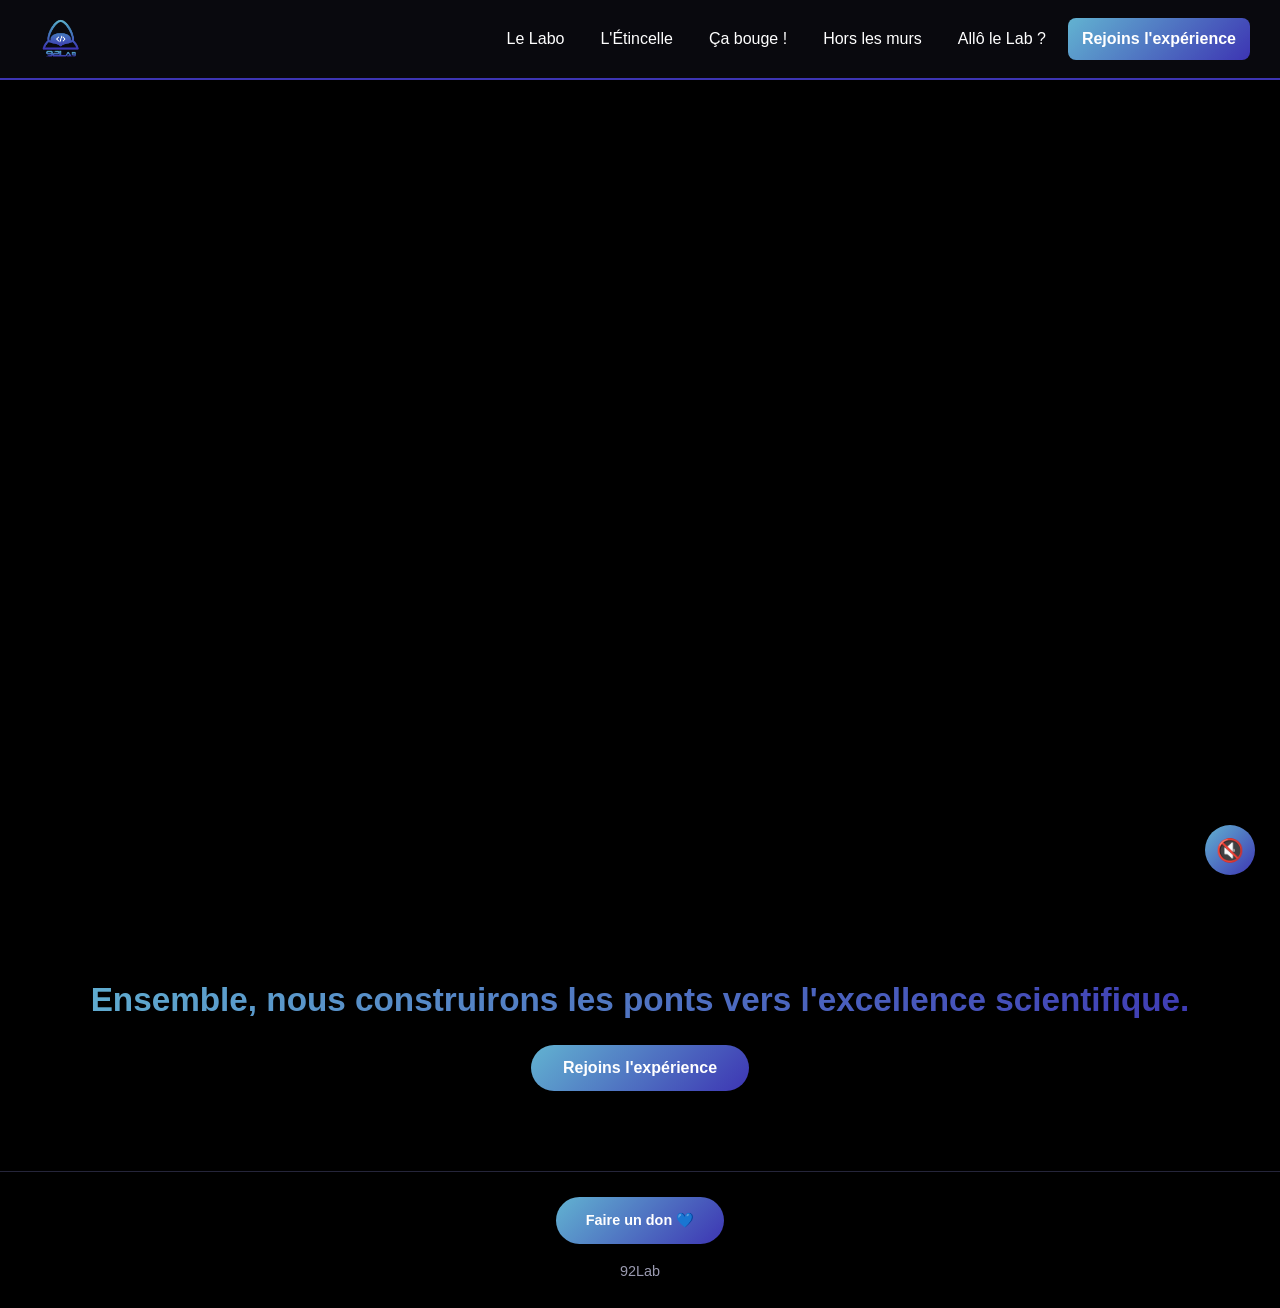
<file: index.html>
<!DOCTYPE html>
<html lang="fr">
<head>
  <meta charset="UTF-8">
  <meta name="viewport" content="width=device-width, initial-scale=1.0">
  <title>92Lab - On casse les codes</title>
  <meta name="description" content="92Lab, association de sciences et de technologies à Villeneuve-la-Garenne : ateliers, rencontres et projets pour les jeunes.">
  <meta property="og:title" content="92Lab">
  <meta property="og:description" content="92Lab, association de sciences et de technologies à Villeneuve-la-Garenne : ateliers, rencontres et projets pour les jeunes.">
  <meta property="og:image" content="images/logo.png">
  <link rel="icon" href="images/logo.png">
  <link rel="stylesheet" href="style.css">
</head>
<body>

  <header class="entete">
    <a href="index.html" class="logo">
      <img src="images/logo.png" alt="Logo 92Lab">
    </a>

    <button class="burger" type="button" aria-label="Ouvrir le menu" aria-expanded="false">
      <span></span><span></span><span></span>
    </button>

    <nav>
      <ul class="menu">
        <li>
          <a href="labo.html">Le Labo</a>
          <span class="sous-titre">Nos ateliers</span>
        </li>
        <li>
          <a href="etincelle.html">L'Étincelle</a>
          <span class="sous-titre">Qui sommes-nous</span>
        </li>
        <li>
          <a href="ca-bouge.html">Ça bouge !</a>
          <span class="sous-titre">Actualités</span>
        </li>
        <li>
          <a href="hors-les-murs.html">Hors les murs</a>
          <span class="sous-titre">Sorties et bons plans</span>
        </li>
        <li>
          <a href="contact.html">Allô le Lab ?</a>
          <span class="sous-titre">Contact</span>
        </li>
        <li>
          <a href="adherer.html" class="bouton-adhesion">Rejoins l'expérience</a>
          <span class="sous-titre">Adhérer</span>
        </li>
      </ul>
    </nav>
  </header>

  <main>

    <section class="video-fond">
      <video autoplay muted loop playsinline>
        <source src="videos/video.mp4" type="video/mp4">
      </video>
      <button class="bouton-son" type="button" aria-label="Activer le son">🔇</button>
    </section>

    <section class="accueil">
      <h1>Ensemble, nous construirons les ponts vers l'excellence scientifique.</h1>
      <a href="adherer.html" class="cta">Rejoins l'expérience</a>
    </section>

  </main>

  <footer class="pied">
    <a href="https://www.helloasso.com/associations/92lab/formulaires/1" target="_blank" rel="noopener" class="cta cta-don">Faire un don 💙</a>
    <p>92Lab</p>
  </footer>

  <script src="script.js"></script>
</body>
</html>
</file>
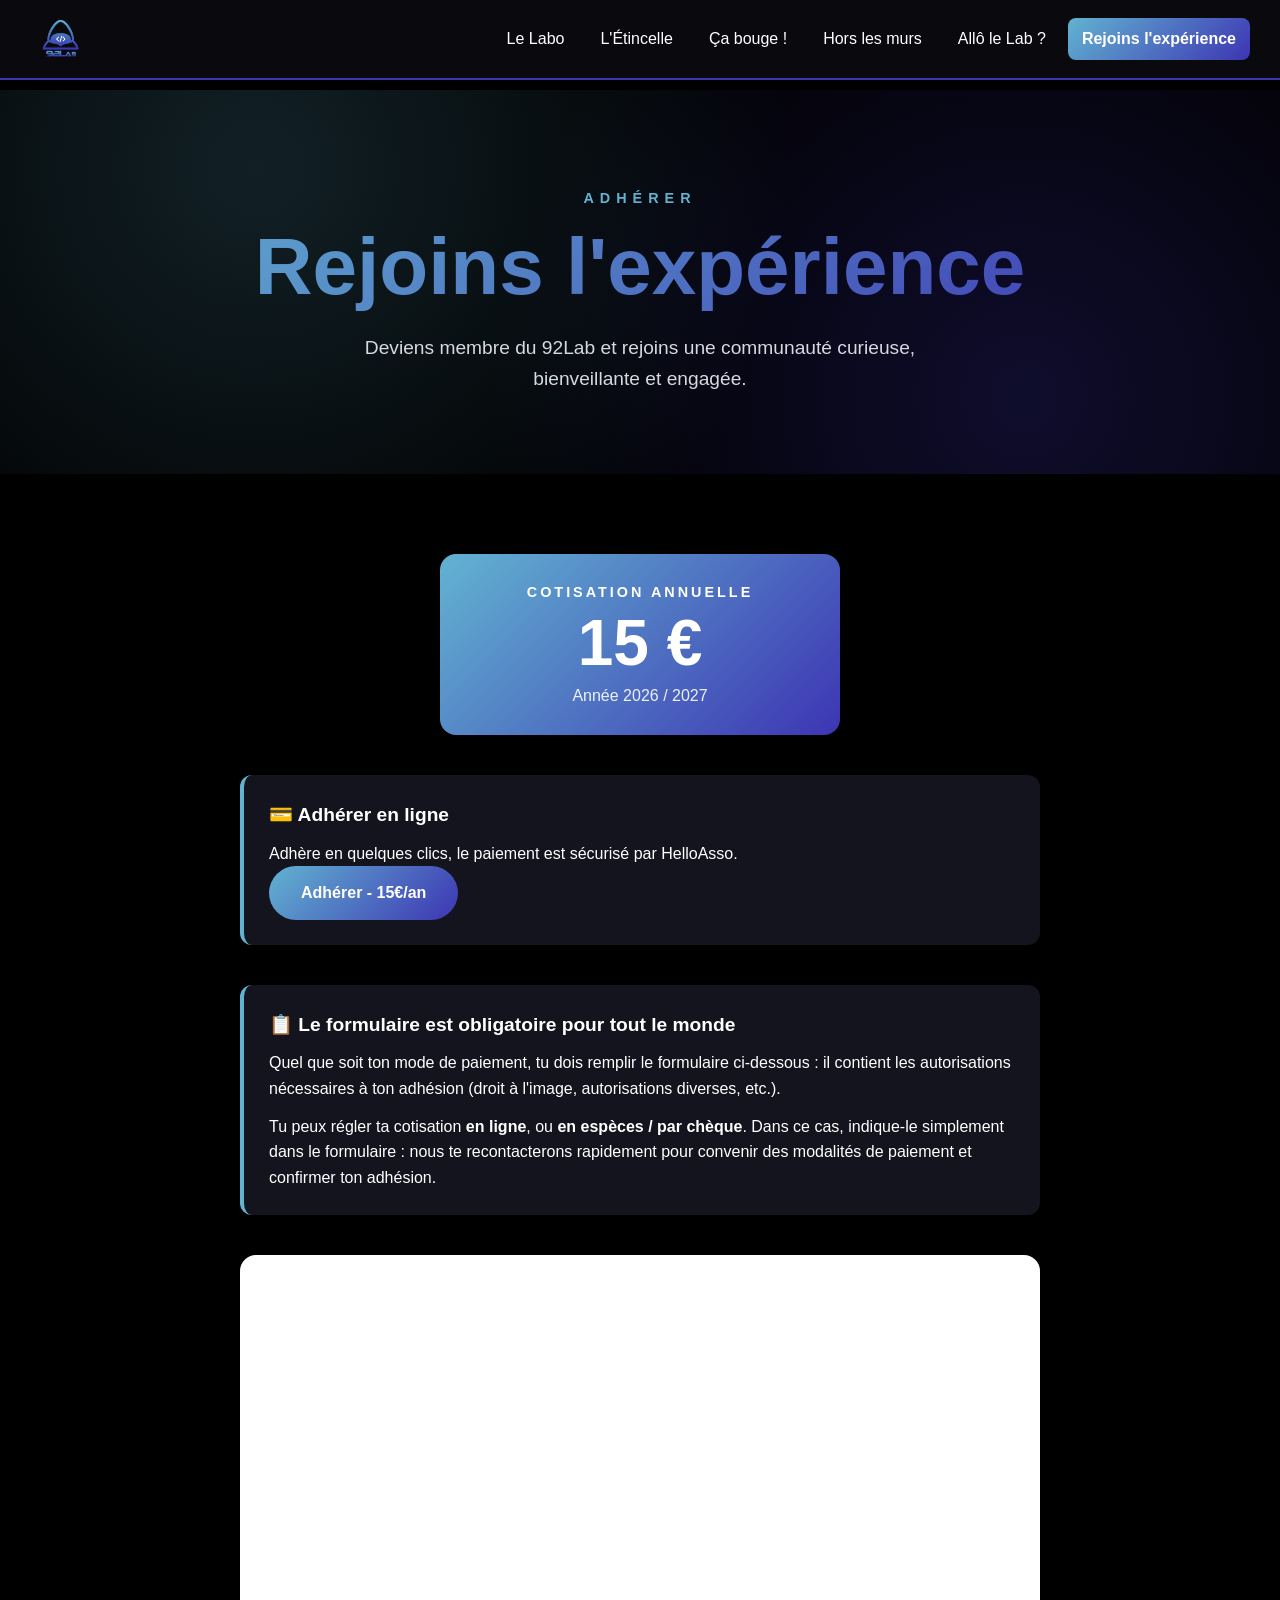
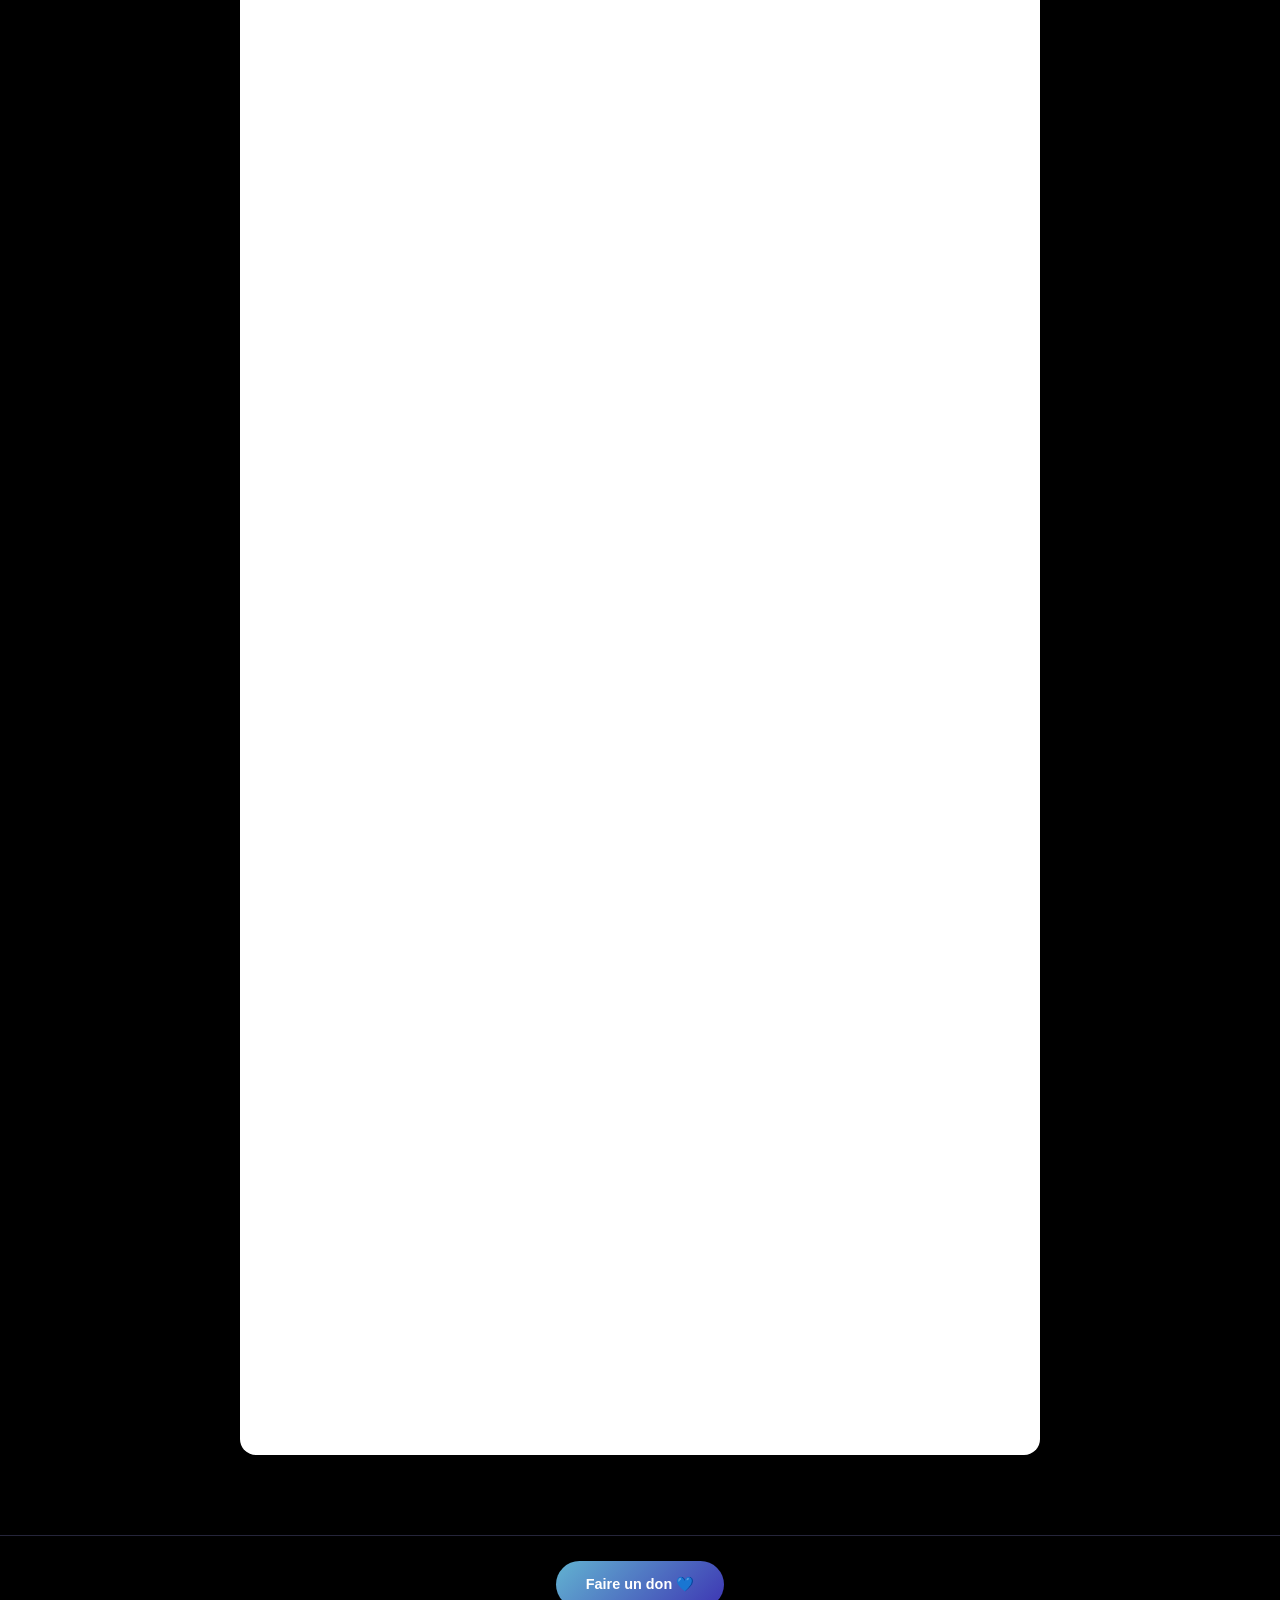
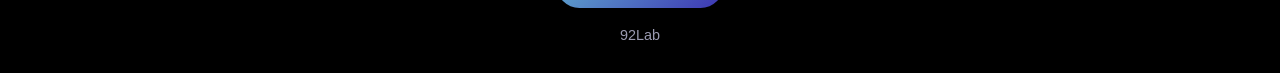
<file: adherer.html>
<!DOCTYPE html>
<html lang="fr">
<head>
  <meta charset="UTF-8">
  <meta name="viewport" content="width=device-width, initial-scale=1.0">
  <title>Rejoins l'expérience - 92Lab</title>
  <meta name="description" content="Adhérer au 92Lab : cotisation annuelle de 15 € et formulaire d'adhésion.">
  <meta property="og:title" content="92Lab">
  <meta property="og:description" content="Adhérer au 92Lab : cotisation annuelle de 15 € et formulaire d'adhésion.">
  <meta property="og:image" content="images/logo.png">
  <link rel="icon" href="images/logo.png">
  <link rel="stylesheet" href="style.css">
</head>
<body>

  <header class="entete">
    <a href="index.html" class="logo">
      <img src="images/logo.png" alt="Logo 92Lab">
    </a>

    <button class="burger" type="button" aria-label="Ouvrir le menu" aria-expanded="false">
      <span></span><span></span><span></span>
    </button>

    <nav>
      <ul class="menu">
        <li>
          <a href="labo.html">Le Labo</a>
          <span class="sous-titre">Nos ateliers</span>
        </li>
        <li>
          <a href="etincelle.html">L'Étincelle</a>
          <span class="sous-titre">Qui sommes-nous</span>
        </li>
        <li>
          <a href="ca-bouge.html">Ça bouge !</a>
          <span class="sous-titre">Actualités</span>
        </li>
        <li>
          <a href="hors-les-murs.html">Hors les murs</a>
          <span class="sous-titre">Sorties et bons plans</span>
        </li>
        <li>
          <a href="contact.html">Allô le Lab ?</a>
          <span class="sous-titre">Contact</span>
        </li>
        <li>
          <a href="adherer.html" class="bouton-adhesion">Rejoins l'expérience</a>
          <span class="sous-titre">Adhérer</span>
        </li>
      </ul>
    </nav>
  </header>

  <main>

    <section class="hero-page">
      <p class="hero-accroche">Adhérer</p>
      <h1>Rejoins l'expérience</h1>
      <p class="hero-texte">
        Deviens membre du 92Lab et rejoins une communauté curieuse, bienveillante et engagée.
      </p>
    </section>

    <section class="section">

      <div class="tarif">
        <p class="tarif-label">Cotisation annuelle</p>
        <p class="tarif-prix">15 €</p>
        <p class="tarif-detail">Année 2026 / 2027</p>
      </div>

      <div class="info-box">
        <h2>💳 Adhérer en ligne</h2>
        <p>Adhère en quelques clics, le paiement est sécurisé par HelloAsso.</p>
        <a href="https://www.helloasso.com/associations/92lab/adhesions/adhesion-92lab-1" target="_blank" rel="noopener" class="cta">Adhérer - 15€/an</a>
      </div>

      <div class="info-box">
  <h2>📋 Le formulaire est obligatoire pour tout le monde</h2>
  <p>
    Quel que soit ton mode de paiement, tu dois remplir le formulaire ci-dessous : il contient
    les autorisations nécessaires à ton adhésion (droit à l'image, autorisations diverses, etc.).
  </p>
  <p>
    Tu peux régler ta cotisation <strong>en ligne</strong>, ou <strong>en espèces / par chèque</strong>.
    Dans ce cas, indique-le simplement dans le formulaire : nous te recontacterons rapidement
    pour convenir des modalités de paiement et confirmer ton adhésion.
  </p>
</div>

      <div class="formulaire-embed">
        <iframe src="https://docs.google.com/forms/d/e/1FAIpQLScqqPVPlAsAmFQ8ARxRtZsZz25aK9suos81mGJLcXGjuMUTcg/viewform?embedded=true" width="100%" height="1800" frameborder="0" marginheight="0" marginwidth="0">Chargement…</iframe>
      </div>

    </section>

  </main>

  <footer class="pied">
    <a href="https://www.helloasso.com/associations/92lab/formulaires/1" target="_blank" rel="noopener" class="cta cta-don">Faire un don 💙</a>
    <p>92Lab</p>
  </footer>

  <script src="script.js"></script>
</body>
</html>
</file>
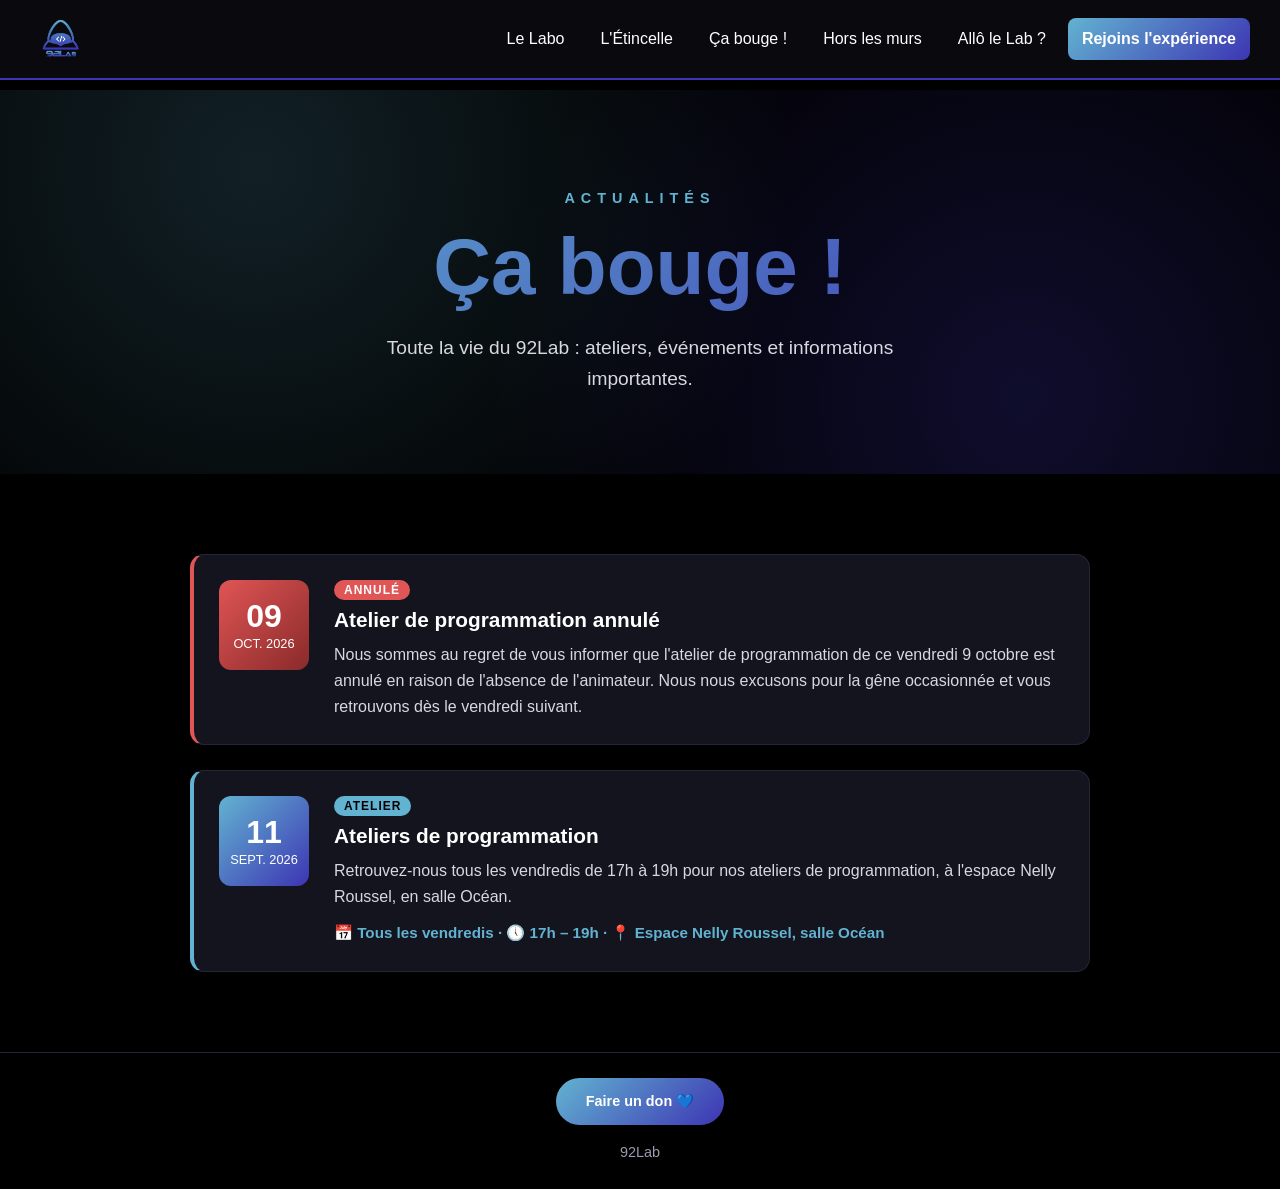
<file: ca-bouge.html>
<!DOCTYPE html>
<html lang="fr">
<head>
  <meta charset="UTF-8">
  <meta name="viewport" content="width=device-width, initial-scale=1.0">
  <title>Ça bouge ! - 92Lab</title>
  <meta name="description" content="Les actualités du 92Lab : ateliers, événements et informations importantes.">
  <meta property="og:title" content="92Lab">
  <meta property="og:description" content="Les actualités du 92Lab : ateliers, événements et informations importantes.">
  <meta property="og:image" content="images/logo.png">
  <link rel="icon" href="images/logo.png">
  <link rel="stylesheet" href="style.css">
</head>
<body>

  <header class="entete">
    <a href="index.html" class="logo">
      <img src="images/logo.png" alt="Logo 92Lab">
    </a>

    <button class="burger" type="button" aria-label="Ouvrir le menu" aria-expanded="false">
      <span></span><span></span><span></span>
    </button>

    <nav>
      <ul class="menu">
        <li>
          <a href="labo.html">Le Labo</a>
          <span class="sous-titre">Nos ateliers</span>
        </li>
        <li>
          <a href="etincelle.html">L'Étincelle</a>
          <span class="sous-titre">Qui sommes-nous</span>
        </li>
        <li>
          <a href="ca-bouge.html">Ça bouge !</a>
          <span class="sous-titre">Actualités</span>
        </li>
        <li>
          <a href="hors-les-murs.html">Hors les murs</a>
          <span class="sous-titre">Sorties et bons plans</span>
        </li>
        <li>
          <a href="contact.html">Allô le Lab ?</a>
          <span class="sous-titre">Contact</span>
        </li>
        <li>
          <a href="adherer.html" class="bouton-adhesion">Rejoins l'expérience</a>
          <span class="sous-titre">Adhérer</span>
        </li>
      </ul>
    </nav>
  </header>

  <main>

    <section class="hero-page">
      <p class="hero-accroche">Actualités</p>
      <h1>Ça bouge !</h1>
      <p class="hero-texte">
        Toute la vie du 92Lab : ateliers, événements et informations importantes.
      </p>
    </section>

    <section class="section">
      <div class="actus">

        <article class="actu actu-annulee">
          <div class="actu-date">
            <span class="actu-jour">09</span>
            <span class="actu-mois">Oct. 2026</span>
          </div>
          <div class="actu-contenu">
            <span class="actu-badge badge-annule">Annulé</span>
            <h2>Atelier de programmation annulé</h2>
            <p>
              Nous sommes au regret de vous informer que l'atelier de
              programmation de ce vendredi 9 octobre est annulé en raison de
              l'absence de l'animateur. Nous nous excusons pour la gêne
              occasionnée et vous retrouvons dès le vendredi suivant.
            </p>
          </div>
        </article>

        <article class="actu">
          <div class="actu-date">
            <span class="actu-jour">11</span>
            <span class="actu-mois">Sept. 2026</span>
          </div>
          <div class="actu-contenu">
            <span class="actu-badge">Atelier</span>
            <h2>Ateliers de programmation</h2>
            <p>
              Retrouvez-nous tous les vendredis de 17h à 19h pour nos ateliers
              de programmation, à l'espace Nelly Roussel, en salle Océan.
            </p>
            <p class="actu-infos">
              📅 Tous les vendredis · 🕔 17h – 19h · 📍 Espace Nelly Roussel, salle Océan
            </p>
          </div>
        </article>

      </div>
    </section>

  </main>

  <footer class="pied">
    <a href="https://www.helloasso.com/associations/92lab/formulaires/1" target="_blank" rel="noopener" class="cta cta-don">Faire un don 💙</a>
    <p>92Lab</p>
  </footer>

  <script src="script.js"></script>
</body>
</html>
</file>
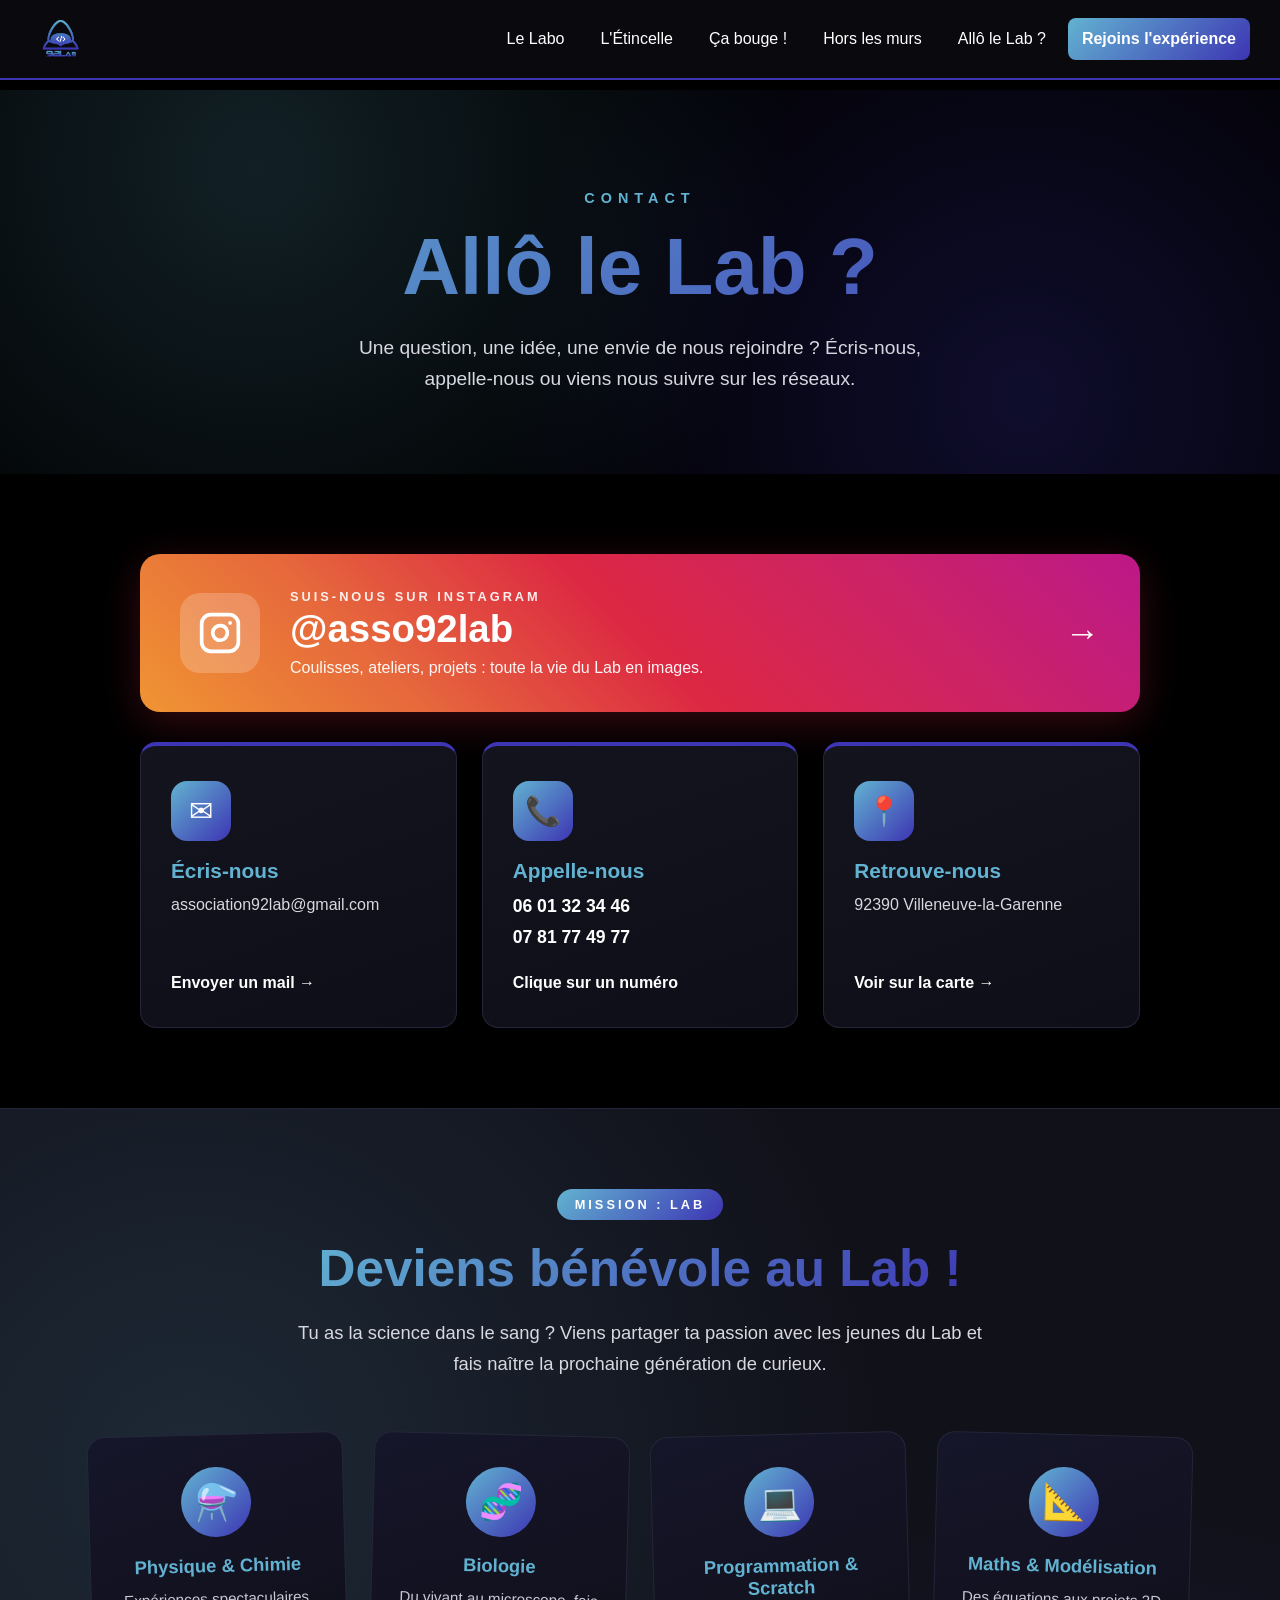
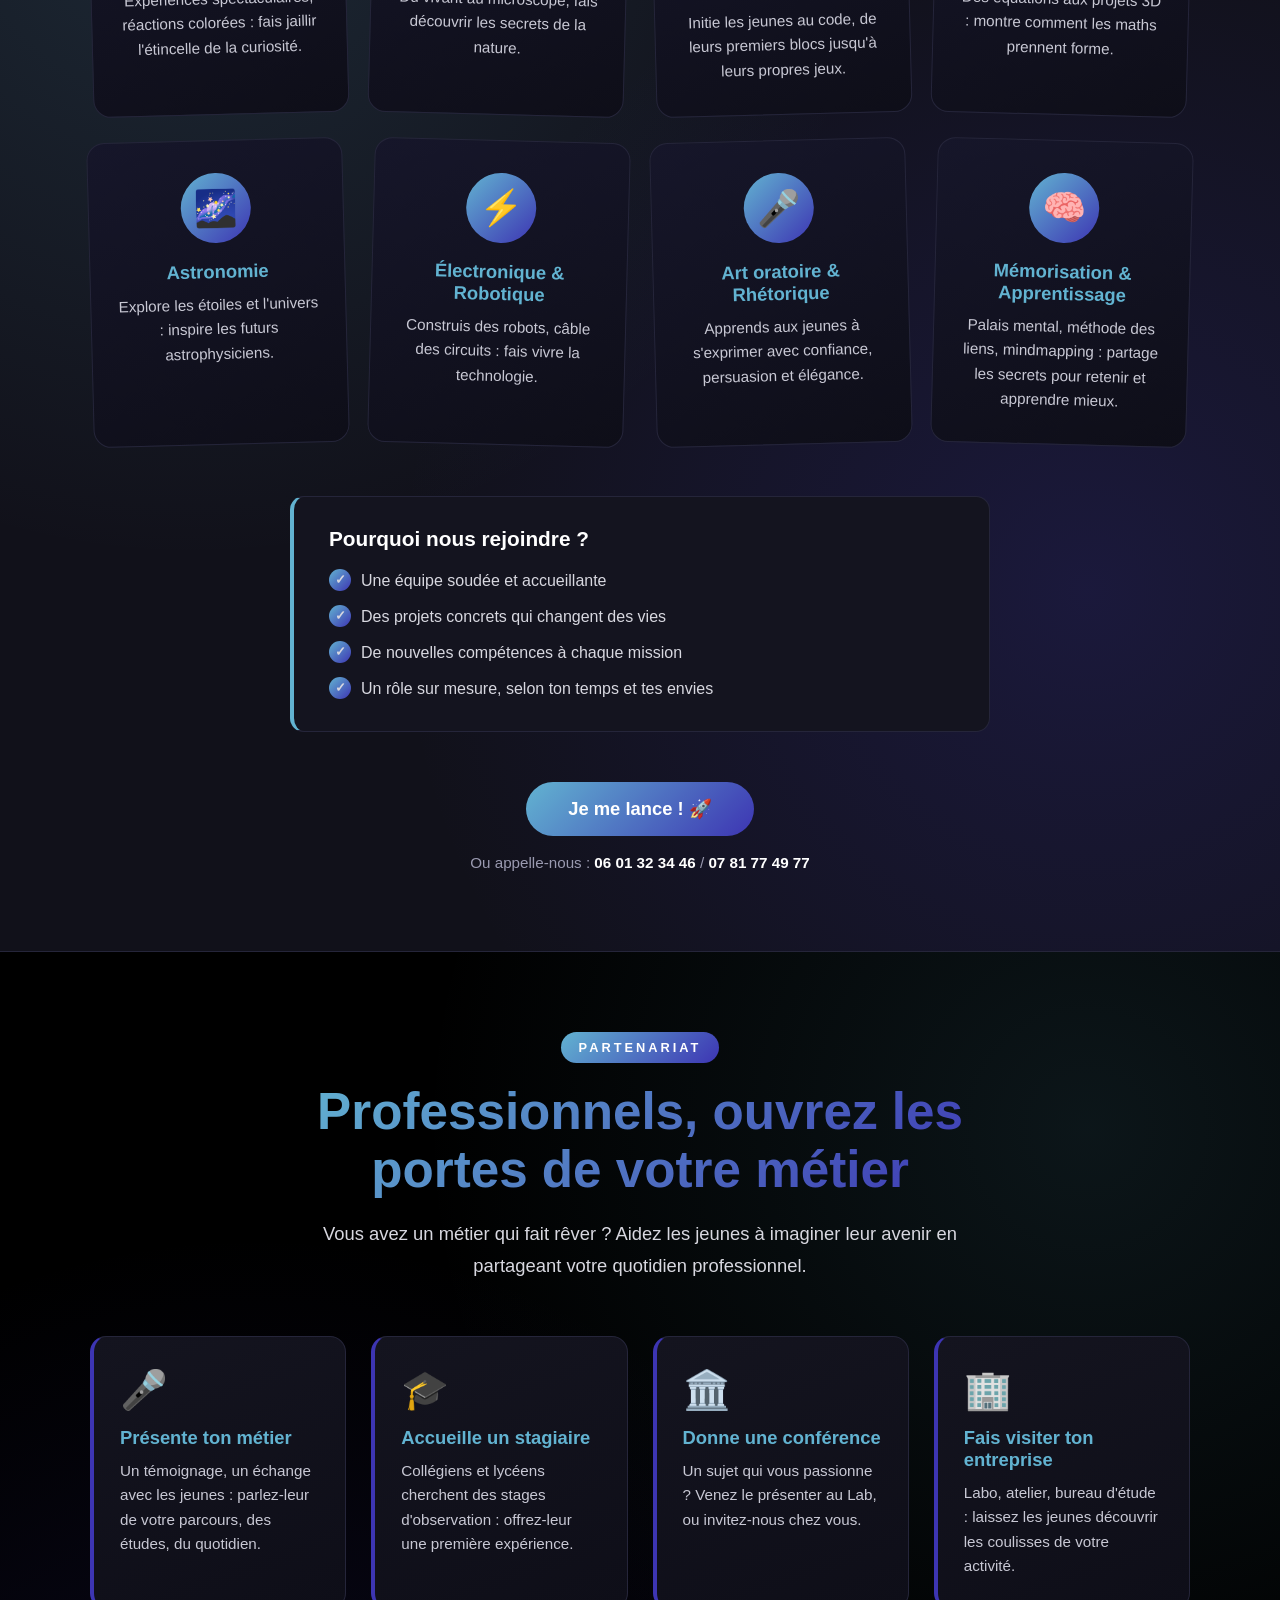
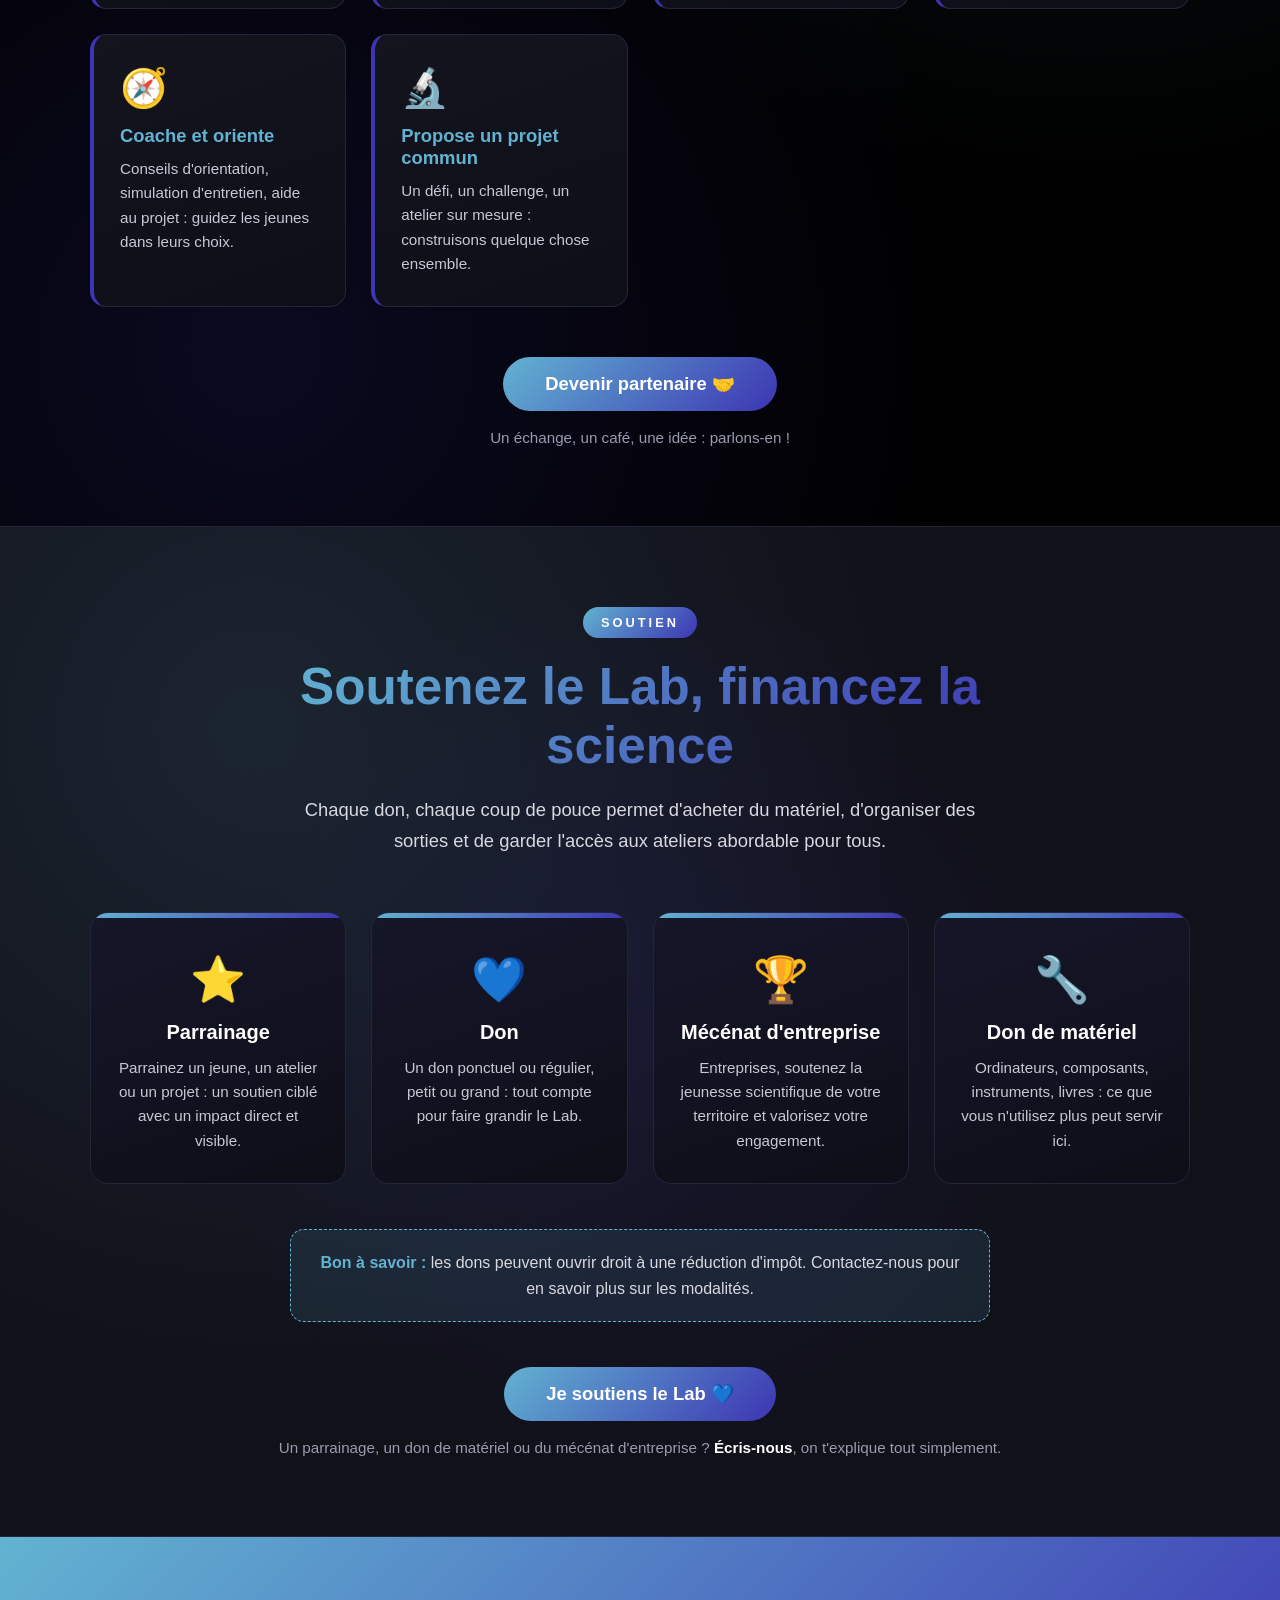
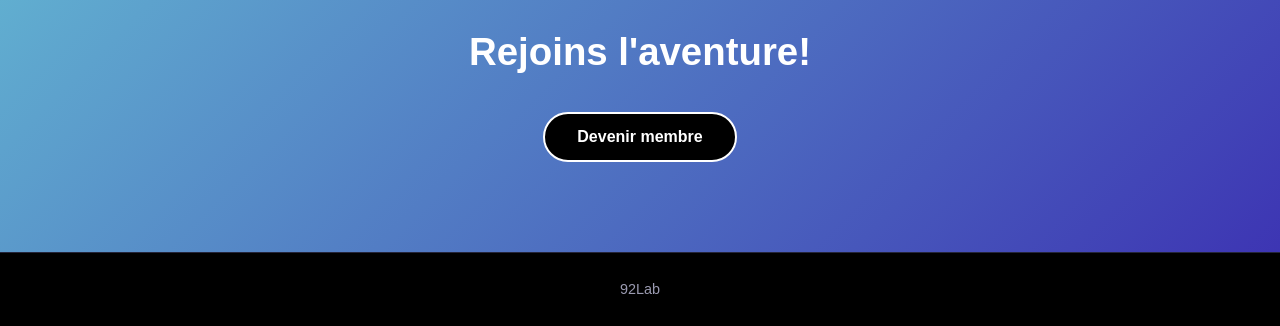
<file: contact.html>
<!DOCTYPE html>
<html lang="fr">
<head>
  <meta charset="UTF-8">
  <meta name="viewport" content="width=device-width, initial-scale=1.0">
  <title>Allô le Lab ? - 92Lab</title>
  <meta name="description" content="Contacter le 92Lab : mail, téléphone, Instagram. Devenir bénévole, partenaire ou mécène.">
  <meta property="og:title" content="92Lab">
  <meta property="og:description" content="Contacter le 92Lab : mail, téléphone, Instagram. Devenir bénévole, partenaire ou mécène.">
  <meta property="og:image" content="images/logo.png">
  <link rel="icon" href="images/logo.png">
  <link rel="stylesheet" href="style.css">
</head>
<body>

  <header class="entete">
    <a href="index.html" class="logo">
      <img src="images/logo.png" alt="Logo 92Lab">
    </a>

    <button class="burger" type="button" aria-label="Ouvrir le menu" aria-expanded="false">
      <span></span><span></span><span></span>
    </button>

    <nav>
      <ul class="menu">
        <li>
          <a href="labo.html">Le Labo</a>
          <span class="sous-titre">Nos ateliers</span>
        </li>
        <li>
          <a href="etincelle.html">L'Étincelle</a>
          <span class="sous-titre">Qui sommes-nous</span>
        </li>
        <li>
          <a href="ca-bouge.html">Ça bouge !</a>
          <span class="sous-titre">Actualités</span>
        </li>
        <li>
          <a href="hors-les-murs.html">Hors les murs</a>
          <span class="sous-titre">Sorties et bons plans</span>
        </li>
        <li>
          <a href="contact.html">Allô le Lab ?</a>
          <span class="sous-titre">Contact</span>
        </li>
        <li>
          <a href="adherer.html" class="bouton-adhesion">Rejoins l'expérience</a>
          <span class="sous-titre">Adhérer</span>
        </li>
      </ul>
    </nav>
  </header>

  <main>

    <section class="hero-page">
      <p class="hero-accroche">Contact</p>
      <h1>Allô le Lab ?</h1>
      <p class="hero-texte">
        Une question, une idée, une envie de nous rejoindre ? Écris-nous, appelle-nous ou viens nous suivre sur les réseaux.
      </p>
    </section>

    <section class="section">
      <div class="contact-wrap">

        <!-- Carte Instagram mise en avant -->
        <a href="https://www.instagram.com/asso92lab" class="insta-carte" target="_blank" rel="noopener">
          <div class="insta-icone">
            <svg viewBox="0 0 24 24" fill="none" stroke="currentColor" stroke-width="2" stroke-linecap="round" stroke-linejoin="round">
              <rect x="2" y="2" width="20" height="20" rx="5" ry="5"></rect>
              <path d="M16 11.37A4 4 0 1 1 12.63 8 4 4 0 0 1 16 11.37z"></path>
              <line x1="17.5" y1="6.5" x2="17.51" y2="6.5"></line>
            </svg>
          </div>
          <div class="insta-texte">
            <span class="insta-label">Suis-nous sur Instagram</span>
            <span class="insta-pseudo">@asso92lab</span>
            <span class="insta-desc">Coulisses, ateliers, projets : toute la vie du Lab en images.</span>
          </div>
          <span class="insta-fleche">→</span>
        </a>

        <!-- Cartes de contact -->
        <div class="contact-cartes">

          <a href="mailto:association92lab@gmail.com" class="contact-carte">
            <div class="contact-icone">&#9993;</div>
            <h2>Écris-nous</h2>
            <p>association92lab@gmail.com</p>
            <span class="contact-lien">Envoyer un mail →</span>
          </a>

          <div class="contact-carte">
            <div class="contact-icone">&#128222;</div>
            <h2>Appelle-nous</h2>
            <p>
              <a href="tel:+33601323446" class="contact-tel">06 01 32 34 46</a><br>
              <a href="tel:+33781774977" class="contact-tel">07 81 77 49 77</a>
            </p>
            <span class="contact-lien">Clique sur un numéro</span>
          </div>

          <a href="https://www.google.com/maps/search/?api=1&query=92390+Villeneuve-la-Garenne" class="contact-carte" target="_blank" rel="noopener">
            <div class="contact-icone">&#128205;</div>
            <h2>Retrouve-nous</h2>
            <p>92390 Villeneuve-la-Garenne</p>
            <span class="contact-lien">Voir sur la carte →</span>
          </a>

        </div>
      </div>
    </section>

    <!-- ========== SECTION BÉNÉVOLES ========== -->
    <section class="section section-fonce benevoles">
      <div class="conteneur">

        <div class="benevoles-entete">
          <span class="benevoles-badge">Mission : Lab</span>
          <h2>Deviens bénévole au Lab !</h2>
          <p>
            Tu as la science dans le sang ? Viens partager ta passion avec les jeunes
            du Lab et fais naître la prochaine génération de curieux.
          </p>
        </div>

        <div class="benevoles-grille">

          <div class="benevole-carte">
            <div class="benevole-emoji">⚗️</div>
            <h3>Physique &amp; Chimie</h3>
            <p>Expériences spectaculaires, réactions colorées : fais jaillir l'étincelle de la curiosité.</p>
          </div>

          <div class="benevole-carte">
            <div class="benevole-emoji">🧬</div>
            <h3>Biologie</h3>
            <p>Du vivant au microscope, fais découvrir les secrets de la nature.</p>
          </div>

          <div class="benevole-carte">
            <div class="benevole-emoji">💻</div>
            <h3>Programmation &amp; Scratch</h3>
            <p>Initie les jeunes au code, de leurs premiers blocs jusqu'à leurs propres jeux.</p>
          </div>

          <div class="benevole-carte">
            <div class="benevole-emoji">📐</div>
            <h3>Maths &amp; Modélisation</h3>
            <p>Des équations aux projets 3D : montre comment les maths prennent forme.</p>
          </div>

          <div class="benevole-carte">
            <div class="benevole-emoji">🌌</div>
            <h3>Astronomie</h3>
            <p>Explore les étoiles et l'univers : inspire les futurs astrophysiciens.</p>
          </div>

          <div class="benevole-carte">
            <div class="benevole-emoji">⚡</div>
            <h3>Électronique &amp; Robotique</h3>
            <p>Construis des robots, câble des circuits : fais vivre la technologie.</p>
          </div>

          <div class="benevole-carte">
            <div class="benevole-emoji">🎤</div>
            <h3>Art oratoire &amp; Rhétorique</h3>
            <p>Apprends aux jeunes à s'exprimer avec confiance, persuasion et élégance.</p>
          </div>

          <div class="benevole-carte">
            <div class="benevole-emoji">🧠</div>
            <h3>Mémorisation &amp; Apprentissage</h3>
            <p>Palais mental, méthode des liens, mindmapping : partage les secrets pour retenir et apprendre mieux.</p>
          </div>

        </div>

        <div class="benevoles-pourquoi">
          <h3>Pourquoi nous rejoindre ?</h3>
          <ul>
            <li>Une équipe soudée et accueillante</li>
            <li>Des projets concrets qui changent des vies</li>
            <li>De nouvelles compétences à chaque mission</li>
            <li>Un rôle sur mesure, selon ton temps et tes envies</li>
          </ul>
        </div>

        <div class="benevoles-cta">
          <a href="mailto:association92lab@gmail.com?subject=Je%20veux%20devenir%20b%C3%A9n%C3%A9vole%20!" class="cta">Je me lance ! 🚀</a>
          <p>Ou appelle-nous : <a href="tel:+33601323446">06 01 32 34 46</a><span class="sep"> / </span><a href="tel:+33781774977">07 81 77 49 77</a></p>
        </div>

      </div>
    </section>
    <!-- ========== FIN SECTION BÉNÉVOLES ========== -->


    <!-- ========== SECTION PARTENARIAT PROS ========== -->
    <section class="section partenariat">
      <div class="conteneur">

        <div class="benevoles-entete">
          <span class="benevoles-badge">Partenariat</span>
          <h2>Professionnels, ouvrez les portes de votre métier</h2>
          <p>
            Vous avez un métier qui fait rêver ? Aidez les jeunes à imaginer leur avenir
            en partageant votre quotidien professionnel.
          </p>
        </div>

        <div class="partenariat-grille">

          <div class="partenariat-carte">
            <div class="partenariat-icone">🎤</div>
            <h3>Présente ton métier</h3>
            <p>Un témoignage, un échange avec les jeunes : parlez-leur de votre parcours, des études, du quotidien.</p>
          </div>

          <div class="partenariat-carte">
            <div class="partenariat-icone">🎓</div>
            <h3>Accueille un stagiaire</h3>
            <p>Collégiens et lycéens cherchent des stages d'observation : offrez-leur une première expérience.</p>
          </div>

          <div class="partenariat-carte">
            <div class="partenariat-icone">🏛️</div>
            <h3>Donne une conférence</h3>
            <p>Un sujet qui vous passionne ? Venez le présenter au Lab, ou invitez-nous chez vous.</p>
          </div>

          <div class="partenariat-carte">
            <div class="partenariat-icone">🏢</div>
            <h3>Fais visiter ton entreprise</h3>
            <p>Labo, atelier, bureau d'étude : laissez les jeunes découvrir les coulisses de votre activité.</p>
          </div>

          <div class="partenariat-carte">
            <div class="partenariat-icone">🧭</div>
            <h3>Coache et oriente</h3>
            <p>Conseils d'orientation, simulation d'entretien, aide au projet : guidez les jeunes dans leurs choix.</p>
          </div>

          <div class="partenariat-carte">
            <div class="partenariat-icone">🔬</div>
            <h3>Propose un projet commun</h3>
            <p>Un défi, un challenge, un atelier sur mesure : construisons quelque chose ensemble.</p>
          </div>

        </div>

        <div class="benevoles-cta">
          <a href="mailto:association92lab@gmail.com?subject=Proposition%20de%20partenariat%20professionnel" class="cta">Devenir partenaire 🤝</a>
          <p>Un échange, un café, une idée : parlons-en !</p>
        </div>

      </div>
    </section>
    <!-- ========== FIN SECTION PARTENARIAT ========== -->


    <!-- ========== SECTION PARRAINAGE & MÉCÉNAT ========== -->
    <section class="section section-fonce mecenat">
      <div class="conteneur">

        <div class="benevoles-entete">
          <span class="benevoles-badge">Soutien</span>
          <h2>Soutenez le Lab, financez la science</h2>
          <p>
            Chaque don, chaque coup de pouce permet d'acheter du matériel, d'organiser
            des sorties et de garder l'accès aux ateliers abordable pour tous.
          </p>
        </div>

        <div class="mecenat-grille">

          <div class="mecenat-carte">
            <div class="mecenat-icone">⭐</div>
            <h3>Parrainage</h3>
            <p>Parrainez un jeune, un atelier ou un projet : un soutien ciblé avec un impact direct et visible.</p>
          </div>

          <div class="mecenat-carte">
            <div class="mecenat-icone">💙</div>
            <h3>Don</h3>
            <p>Un don ponctuel ou régulier, petit ou grand : tout compte pour faire grandir le Lab.</p>
          </div>

          <div class="mecenat-carte">
            <div class="mecenat-icone">🏆</div>
            <h3>Mécénat d'entreprise</h3>
            <p>Entreprises, soutenez la jeunesse scientifique de votre territoire et valorisez votre engagement.</p>
          </div>

          <div class="mecenat-carte">
            <div class="mecenat-icone">🔧</div>
            <h3>Don de matériel</h3>
            <p>Ordinateurs, composants, instruments, livres : ce que vous n'utilisez plus peut servir ici.</p>
          </div>

        </div>

        <div class="mecenat-avantage">
          <p>
            <strong>Bon à savoir :</strong> les dons peuvent ouvrir droit à une réduction d'impôt.
            Contactez-nous pour en savoir plus sur les modalités.
          </p>
        </div>

        <div class="benevoles-cta">
          <a href="https://www.helloasso.com/associations/92lab/formulaires/1" target="_blank" rel="noopener" class="cta">Je soutiens le Lab 💙</a>
          <p>Un parrainage, un don de matériel ou du mécénat d'entreprise ? <a href="mailto:association92lab@gmail.com?subject=Soutenir%20le%2092Lab%20(parrainage%20%2F%20m%C3%A9c%C3%A9nat)">Écris-nous</a>, on t'explique tout simplement.</p>
        </div>

      </div>
    </section>
    <!-- ========== FIN SECTION PARRAINAGE & MÉCÉNAT ========== -->

    <section class="appel">
      <h2>Rejoins l'aventure!</h2>
      <a href="adherer.html" class="cta">Devenir membre</a>
    </section>

  </main>

  <footer class="pied">
    <p>92Lab</p>
  </footer>

  <script src="script.js"></script>
</body>
</html>
</file>
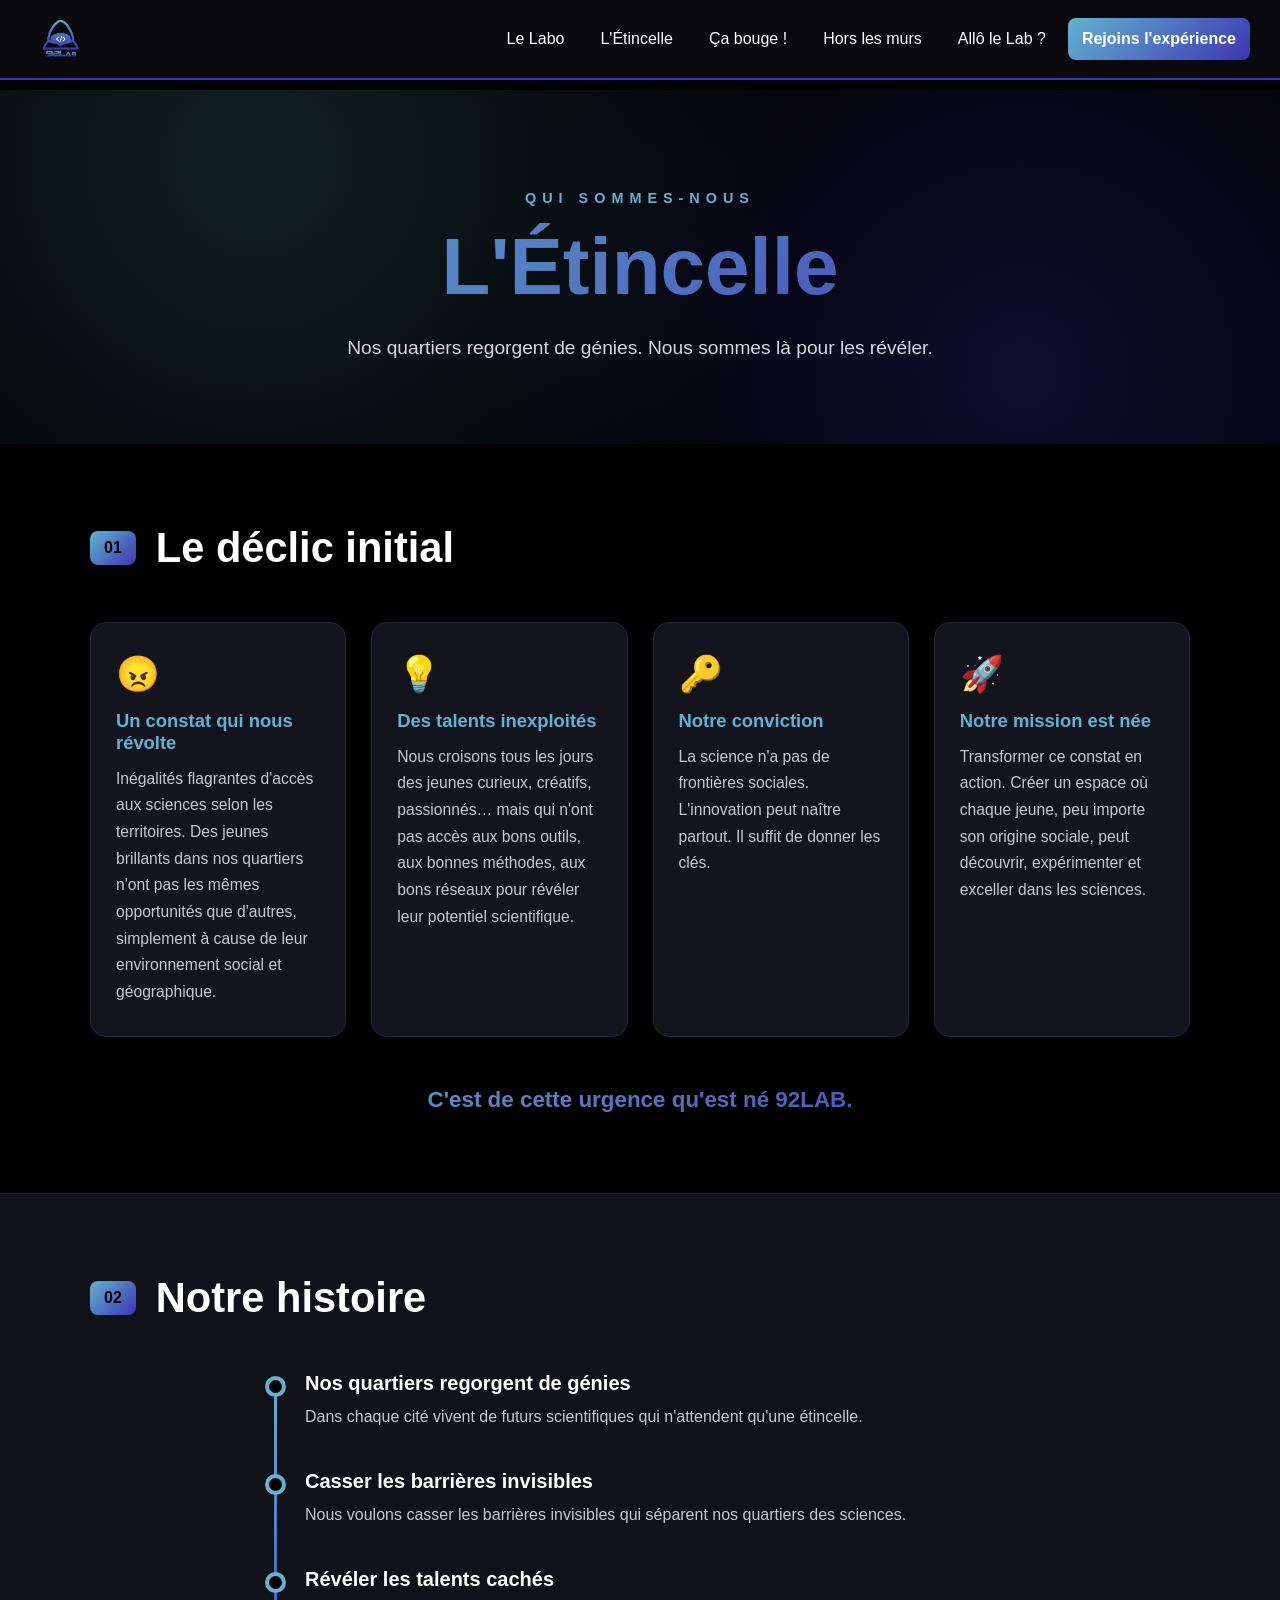
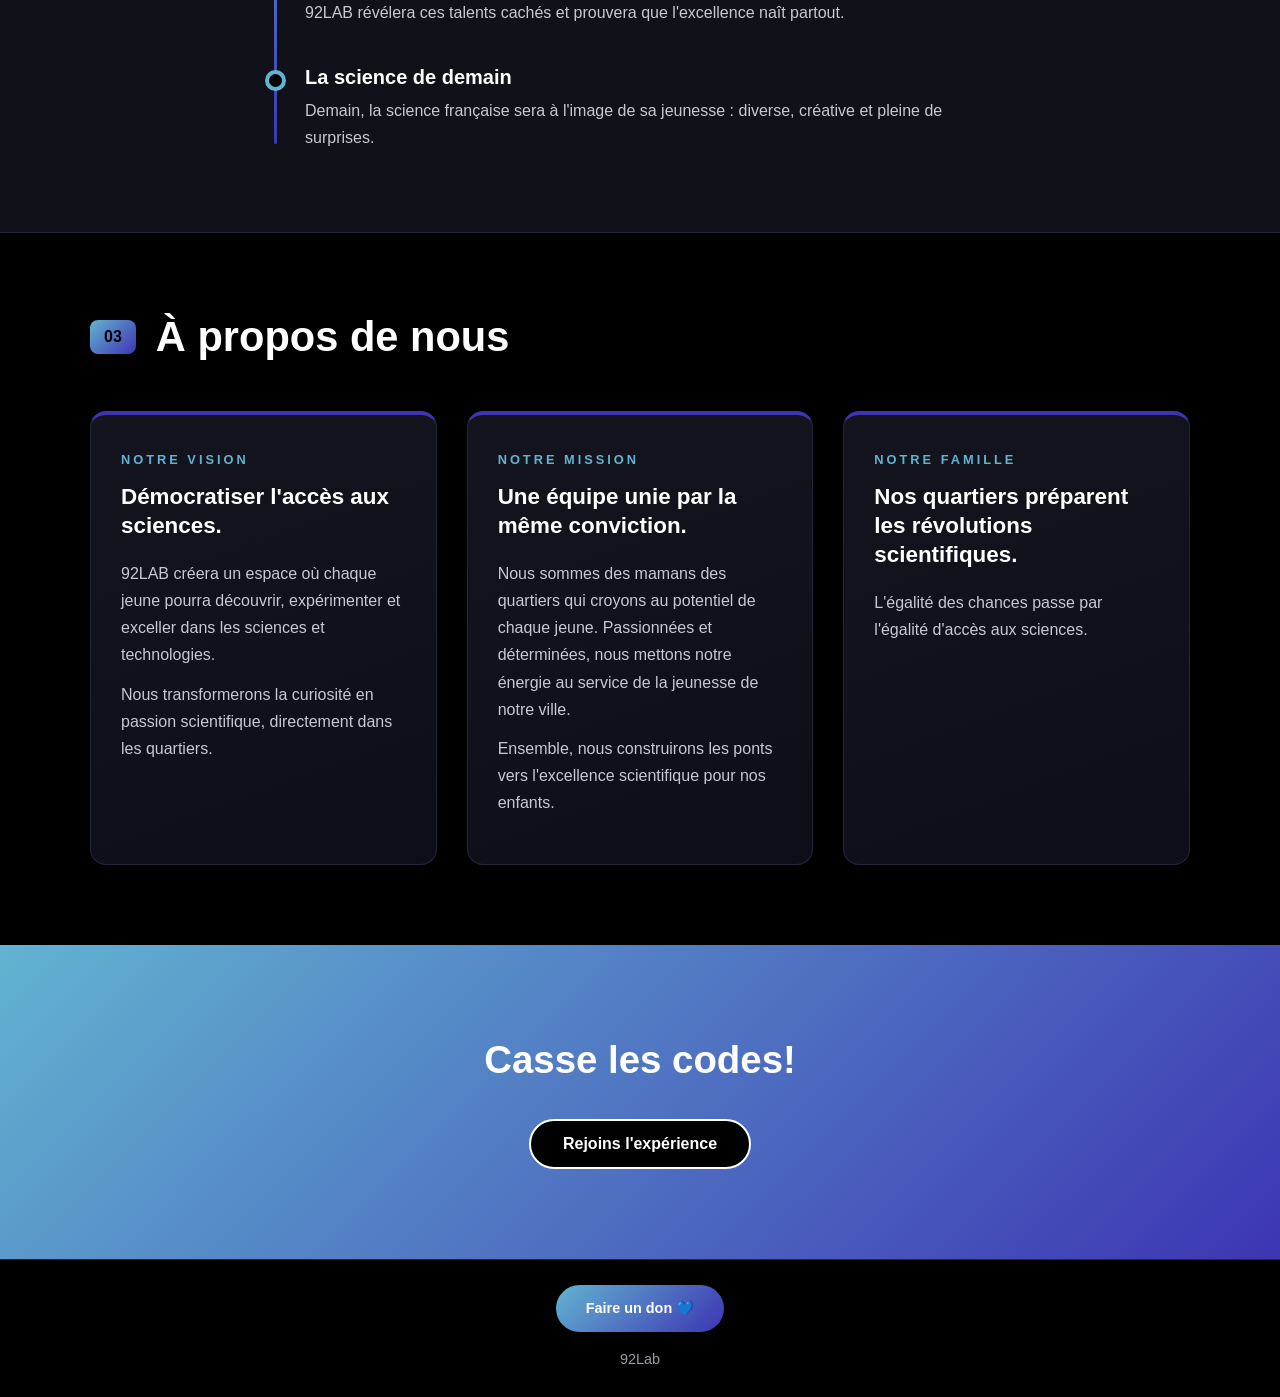
<file: etincelle.html>
<!DOCTYPE html>
<html lang="fr">
<head>
  <meta charset="UTF-8">
  <meta name="viewport" content="width=device-width, initial-scale=1.0">
  <title>L'Étincelle - 92Lab</title>
  <meta name="description" content="Qui sommes-nous ? L'histoire et la mission du 92Lab : démocratiser l'accès aux sciences dans nos quartiers.">
  <meta property="og:title" content="92Lab">
  <meta property="og:description" content="Qui sommes-nous ? L'histoire et la mission du 92Lab : démocratiser l'accès aux sciences dans nos quartiers.">
  <meta property="og:image" content="images/logo.png">
  <link rel="icon" href="images/logo.png">
  <link rel="stylesheet" href="style.css">
</head>
<body>

  <header class="entete">
    <a href="index.html" class="logo">
      <img src="images/logo.png" alt="Logo 92Lab">
    </a>

    <button class="burger" type="button" aria-label="Ouvrir le menu" aria-expanded="false">
      <span></span><span></span><span></span>
    </button>

    <nav>
      <ul class="menu">
        <li>
          <a href="labo.html">Le Labo</a>
          <span class="sous-titre">Nos ateliers</span>
        </li>
        <li>
          <a href="etincelle.html">L'Étincelle</a>
          <span class="sous-titre">Qui sommes-nous</span>
        </li>
        <li>
          <a href="ca-bouge.html">Ça bouge !</a>
          <span class="sous-titre">Actualités</span>
        </li>
        <li>
          <a href="hors-les-murs.html">Hors les murs</a>
          <span class="sous-titre">Sorties et bons plans</span>
        </li>
        <li>
          <a href="contact.html">Allô le Lab ?</a>
          <span class="sous-titre">Contact</span>
        </li>
        <li>
          <a href="adherer.html" class="bouton-adhesion">Rejoins l'expérience</a>
          <span class="sous-titre">Adhérer</span>
        </li>
      </ul>
    </nav>
  </header>

  <main>

    <!-- BANDEAU D'ENTRÉE -->
    <section class="hero-page">
      <p class="hero-accroche">Qui sommes-nous</p>
      <h1>L'Étincelle</h1>
      <p class="hero-texte">
        Nos quartiers regorgent de génies. Nous sommes là pour les révéler.
      </p>
    </section>

    <!-- LE DÉCLIC INITIAL -->
    <section class="section">
      <div class="conteneur">
        <div class="section-entete">
          <span class="section-etiquette">01</span>
          <h2>Le déclic initial</h2>
        </div>

        <div class="grille-cartes">
          <article class="carte">
            <div class="carte-icone">😠</div>
            <h3>Un constat qui nous révolte</h3>
            <p>
              Inégalités flagrantes d'accès aux sciences selon les territoires.
              Des jeunes brillants dans nos quartiers n'ont pas les mêmes
              opportunités que d'autres, simplement à cause de leur
              environnement social et géographique.
            </p>
          </article>

          <article class="carte">
            <div class="carte-icone">💡</div>
            <h3>Des talents inexploités</h3>
            <p>
              Nous croisons tous les jours des jeunes curieux, créatifs,
              passionnés… mais qui n'ont pas accès aux bons outils, aux bonnes
              méthodes, aux bons réseaux pour révéler leur potentiel
              scientifique.
            </p>
          </article>

          <article class="carte">
            <div class="carte-icone">🔑</div>
            <h3>Notre conviction</h3>
            <p>
              La science n'a pas de frontières sociales. L'innovation peut
              naître partout. Il suffit de donner les clés.
            </p>
          </article>

          <article class="carte">
            <div class="carte-icone">🚀</div>
            <h3>Notre mission est née</h3>
            <p>
              Transformer ce constat en action. Créer un espace où chaque
              jeune, peu importe son origine sociale, peut découvrir,
              expérimenter et exceller dans les sciences.
            </p>
          </article>
        </div>

        <p class="citation-courte">C'est de cette urgence qu'est né 92LAB.</p>
      </div>
    </section>

    <!-- NOTRE HISTOIRE -->
    <section class="section section-fonce">
      <div class="conteneur">
        <div class="section-entete">
          <span class="section-etiquette">02</span>
          <h2>Notre histoire</h2>
        </div>

        <div class="frise">
          <div class="frise-item">
            <div class="frise-point"></div>
            <div class="frise-contenu">
              <h3>Nos quartiers regorgent de génies</h3>
              <p>
                Dans chaque cité vivent de futurs scientifiques qui
                n'attendent qu'une étincelle.
              </p>
            </div>
          </div>

          <div class="frise-item">
            <div class="frise-point"></div>
            <div class="frise-contenu">
              <h3>Casser les barrières invisibles</h3>
              <p>
                Nous voulons casser les barrières invisibles qui séparent nos
                quartiers des sciences.
              </p>
            </div>
          </div>

          <div class="frise-item">
            <div class="frise-point"></div>
            <div class="frise-contenu">
              <h3>Révéler les talents cachés</h3>
              <p>
                92LAB révélera ces talents cachés et prouvera que l'excellence
                naît partout.
              </p>
            </div>
          </div>

          <div class="frise-item">
            <div class="frise-point"></div>
            <div class="frise-contenu">
              <h3>La science de demain</h3>
              <p>
                Demain, la science française sera à l'image de sa jeunesse :
                diverse, créative et pleine de surprises.
              </p>
            </div>
          </div>
        </div>
      </div>
    </section>

    <!-- À PROPOS DE NOUS -->
    <section class="section">
      <div class="conteneur">
        <div class="section-entete">
          <span class="section-etiquette">03</span>
          <h2>À propos de nous</h2>
        </div>

        <div class="trio">
          <article class="trio-bloc">
            <span class="trio-titre">Notre vision</span>
            <h3>Démocratiser l'accès aux sciences.</h3>
            <p>
              92LAB créera un espace où chaque jeune pourra découvrir,
              expérimenter et exceller dans les sciences et technologies.
            </p>
            <p>
              Nous transformerons la curiosité en passion scientifique,
              directement dans les quartiers.
            </p>
          </article>

          <article class="trio-bloc">
            <span class="trio-titre">Notre mission</span>
            <h3>Une équipe unie par la même conviction.</h3>
            <p>
              Nous sommes des mamans des quartiers qui croyons au potentiel de
              chaque jeune. Passionnées et déterminées, nous mettons notre
              énergie au service de la jeunesse de notre ville.
            </p>
            <p>
              Ensemble, nous construirons les ponts vers l'excellence
              scientifique pour nos enfants.
            </p>
          </article>

          <article class="trio-bloc">
            <span class="trio-titre">Notre famille</span>
            <h3>Nos quartiers préparent les révolutions scientifiques.</h3>
            <p>
              L'égalité des chances passe par l'égalité d'accès aux sciences.
            </p>
          </article>
        </div>
      </div>
    </section>

    <!-- APPEL FINAL -->
    <section class="appel">
      <h2>Casse les codes!</h2>
      <a href="adherer.html" class="cta">Rejoins l'expérience</a>
    </section>

  </main>

  <footer class="pied">
    <a href="https://www.helloasso.com/associations/92lab/formulaires/1" target="_blank" rel="noopener" class="cta cta-don">Faire un don 💙</a>
    <p>92Lab</p>
  </footer>

  <script src="script.js"></script>
</body>
</html>
</file>
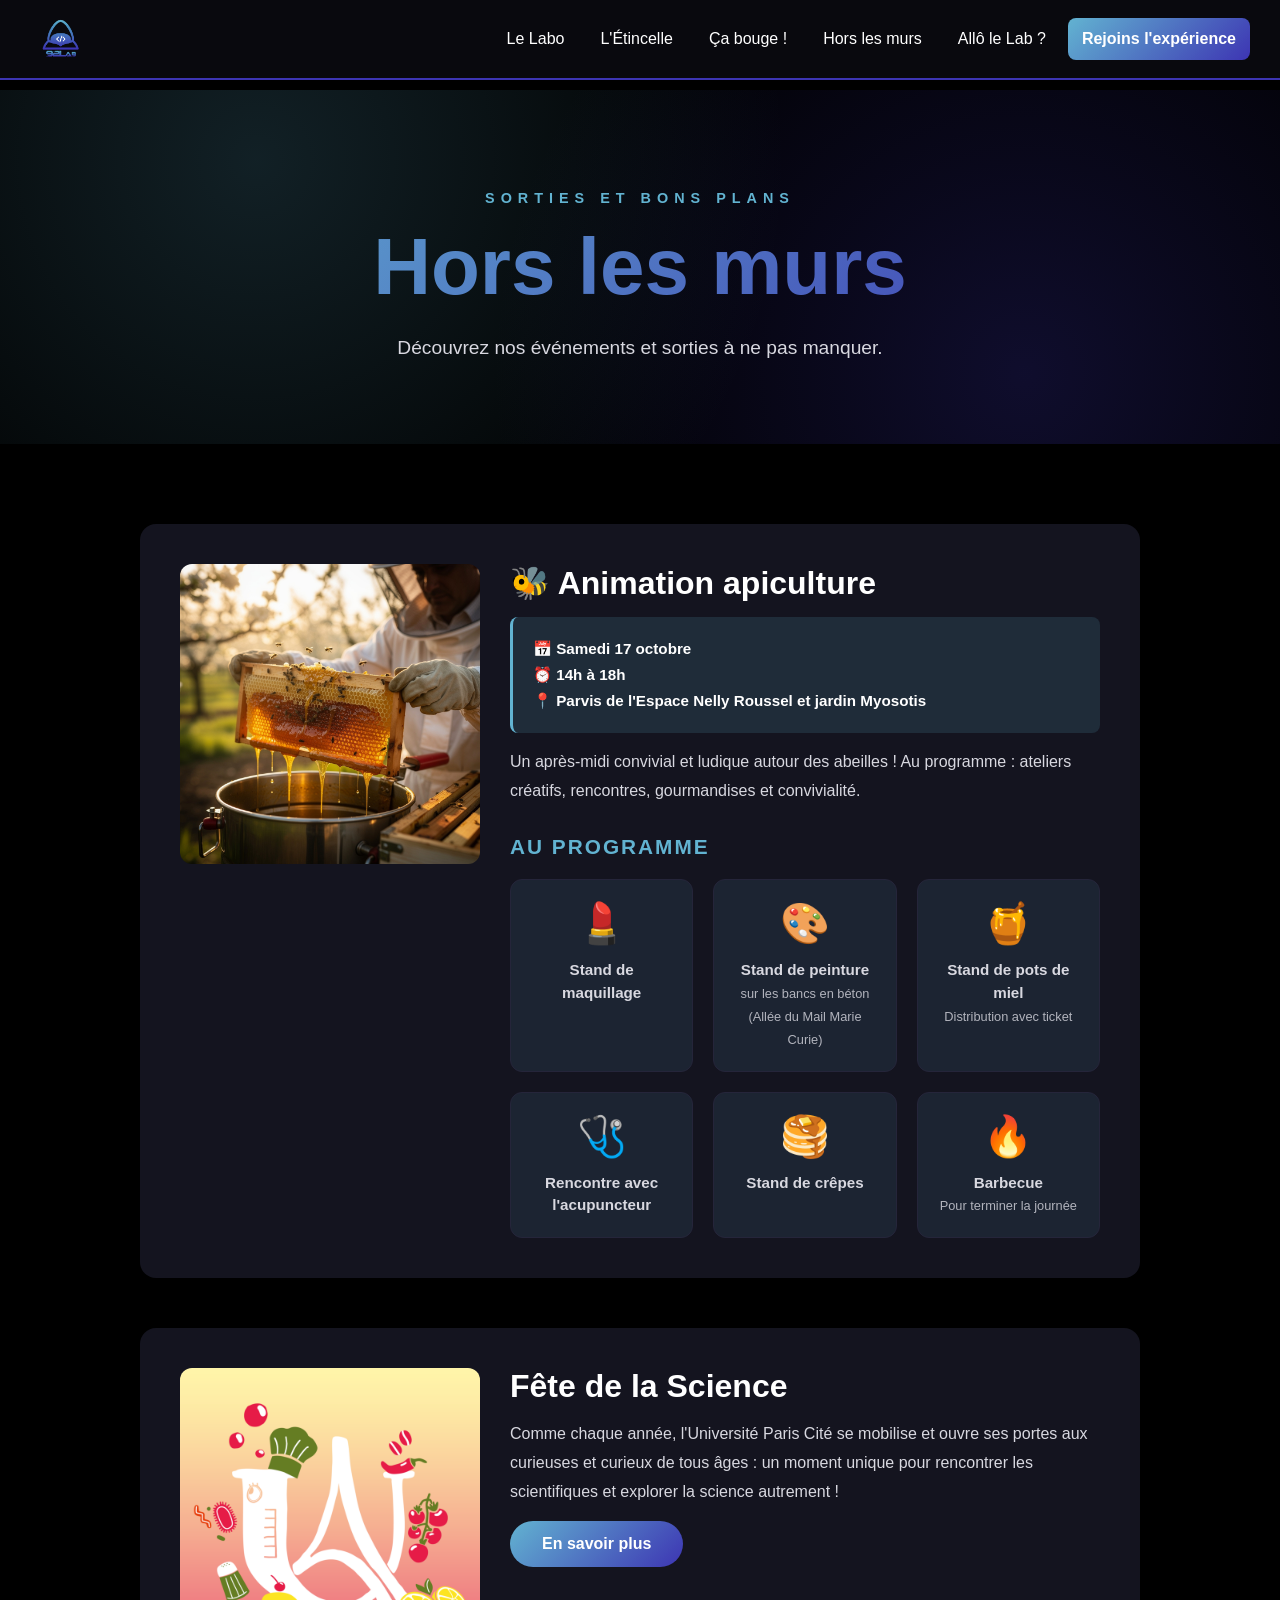
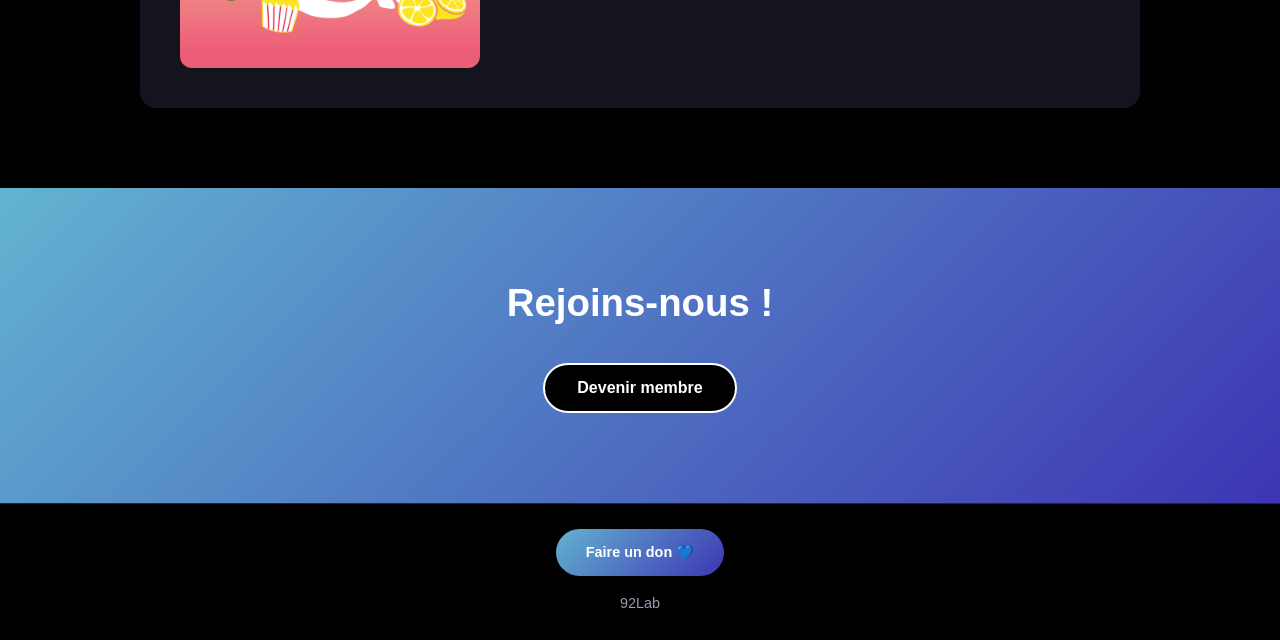
<file: hors-les-murs.html>
<!DOCTYPE html>
<html lang="fr">
<head>
  <meta charset="UTF-8">
  <meta name="viewport" content="width=device-width, initial-scale=1.0">
  <title>Hors les murs - 92Lab</title>
  <meta name="description" content="Sorties, événements et bons plans proposés par le 92Lab.">
  <meta property="og:title" content="92Lab">
  <meta property="og:description" content="Sorties, événements et bons plans proposés par le 92Lab.">
  <meta property="og:image" content="images/logo.png">
  <link rel="icon" href="images/logo.png">
  <link rel="stylesheet" href="style.css">
</head>
<body>

  <header class="entete">
    <a href="index.html" class="logo">
      <img src="images/logo.png" alt="Logo 92Lab">
    </a>

    <button class="burger" type="button" aria-label="Ouvrir le menu" aria-expanded="false">
      <span></span><span></span><span></span>
    </button>

    <nav>
      <ul class="menu">
        <li>
          <a href="labo.html">Le Labo</a>
          <span class="sous-titre">Nos ateliers</span>
        </li>
        <li>
          <a href="etincelle.html">L'Étincelle</a>
          <span class="sous-titre">Qui sommes-nous</span>
        </li>
        <li>
          <a href="ca-bouge.html">Ça bouge !</a>
          <span class="sous-titre">Actualités</span>
        </li>
        <li>
          <a href="hors-les-murs.html">Hors les murs</a>
          <span class="sous-titre">Sorties et bons plans</span>
        </li>
        <li>
          <a href="contact.html">Allô le Lab ?</a>
          <span class="sous-titre">Contact</span>
        </li>
        <li>
          <a href="adherer.html" class="bouton-adhesion">Rejoins l'expérience</a>
          <span class="sous-titre">Adhérer</span>
        </li>
      </ul>
    </nav>
  </header>

  <main>

    <section class="hero-page">
      <p class="hero-accroche">Sorties et bons plans</p>
      <h1>Hors les murs</h1>
      <p class="hero-texte">
        Découvrez nos événements et sorties à ne pas manquer.
      </p>
    </section>

    <section class="section">

      <article class="evenement">
        <div class="evenement-image">
          <img src="images/abeilles.jpg" alt="Animation autour des abeilles">
        </div>
        <div class="evenement-contenu">
          <h2>&#128029; Animation apiculture</h2>

          <div class="evenement-details">
            <p><strong>&#128197; Samedi 17 octobre</strong></p>
            <p><strong>&#9200; 14h à 18h</strong></p>
            <p><strong>&#128205; Parvis de l'Espace Nelly Roussel et jardin Myosotis</strong></p>
          </div>

          <p class="evenement-texte">
            Un après-midi convivial et ludique autour des abeilles ! Au programme : ateliers créatifs, rencontres, gourmandises et convivialité.
          </p>

          <div class="stands-container">
            <h3>Au programme</h3>
            <div class="stands-grid">
              <div class="stand">
                <div class="stand-icone">&#128132;</div>
                <p><strong>Stand de maquillage</strong></p>
              </div>
              <div class="stand">
                <div class="stand-icone">&#127912;</div>
                <p><strong>Stand de peinture</strong><br><small>sur les bancs en béton (Allée du Mail Marie Curie)</small></p>
              </div>
              <div class="stand">
                <div class="stand-icone">&#127855;</div>
                <p><strong>Stand de pots de miel</strong><br><small>Distribution avec ticket</small></p>
              </div>
              <div class="stand">
                <div class="stand-icone">&#129658;</div>
                <p><strong>Rencontre avec l'acupuncteur</strong></p>
              </div>
              <div class="stand">
                <div class="stand-icone">&#129374;</div>
                <p><strong>Stand de crêpes</strong></p>
              </div>
              <div class="stand">
                <div class="stand-icone">&#128293;</div>
                <p><strong>Barbecue</strong><br><small>Pour terminer la journée</small></p>
              </div>
            </div>
          </div>
        </div>
      </article>

      <article class="evenement">
        <div class="evenement-image">
          <img src="images/fete-de-la-science.png" alt="Fête de la Science - Université Paris Cité">
        </div>
        <div class="evenement-contenu">
          <h2>Fête de la Science</h2>
          <p class="evenement-texte">
            Comme chaque année, l'Université Paris Cité se mobilise et ouvre ses portes aux curieuses et curieux de tous âges : un moment unique pour rencontrer les scientifiques et explorer la science autrement !
          </p>
          <a href="https://fetedelascience.u-paris.fr/" class="cta" target="_blank">En savoir plus</a>
        </div>
      </article>

    </section>

    <section class="appel">
      <h2>Rejoins-nous !</h2>
      <a href="adherer.html" class="cta">Devenir membre</a>
    </section>

  </main>

  <footer class="pied">
    <a href="https://www.helloasso.com/associations/92lab/formulaires/1" target="_blank" rel="noopener" class="cta cta-don">Faire un don 💙</a>
    <p>92Lab</p>
  </footer>

  <script src="script.js"></script>
</body>
</html>
</file>
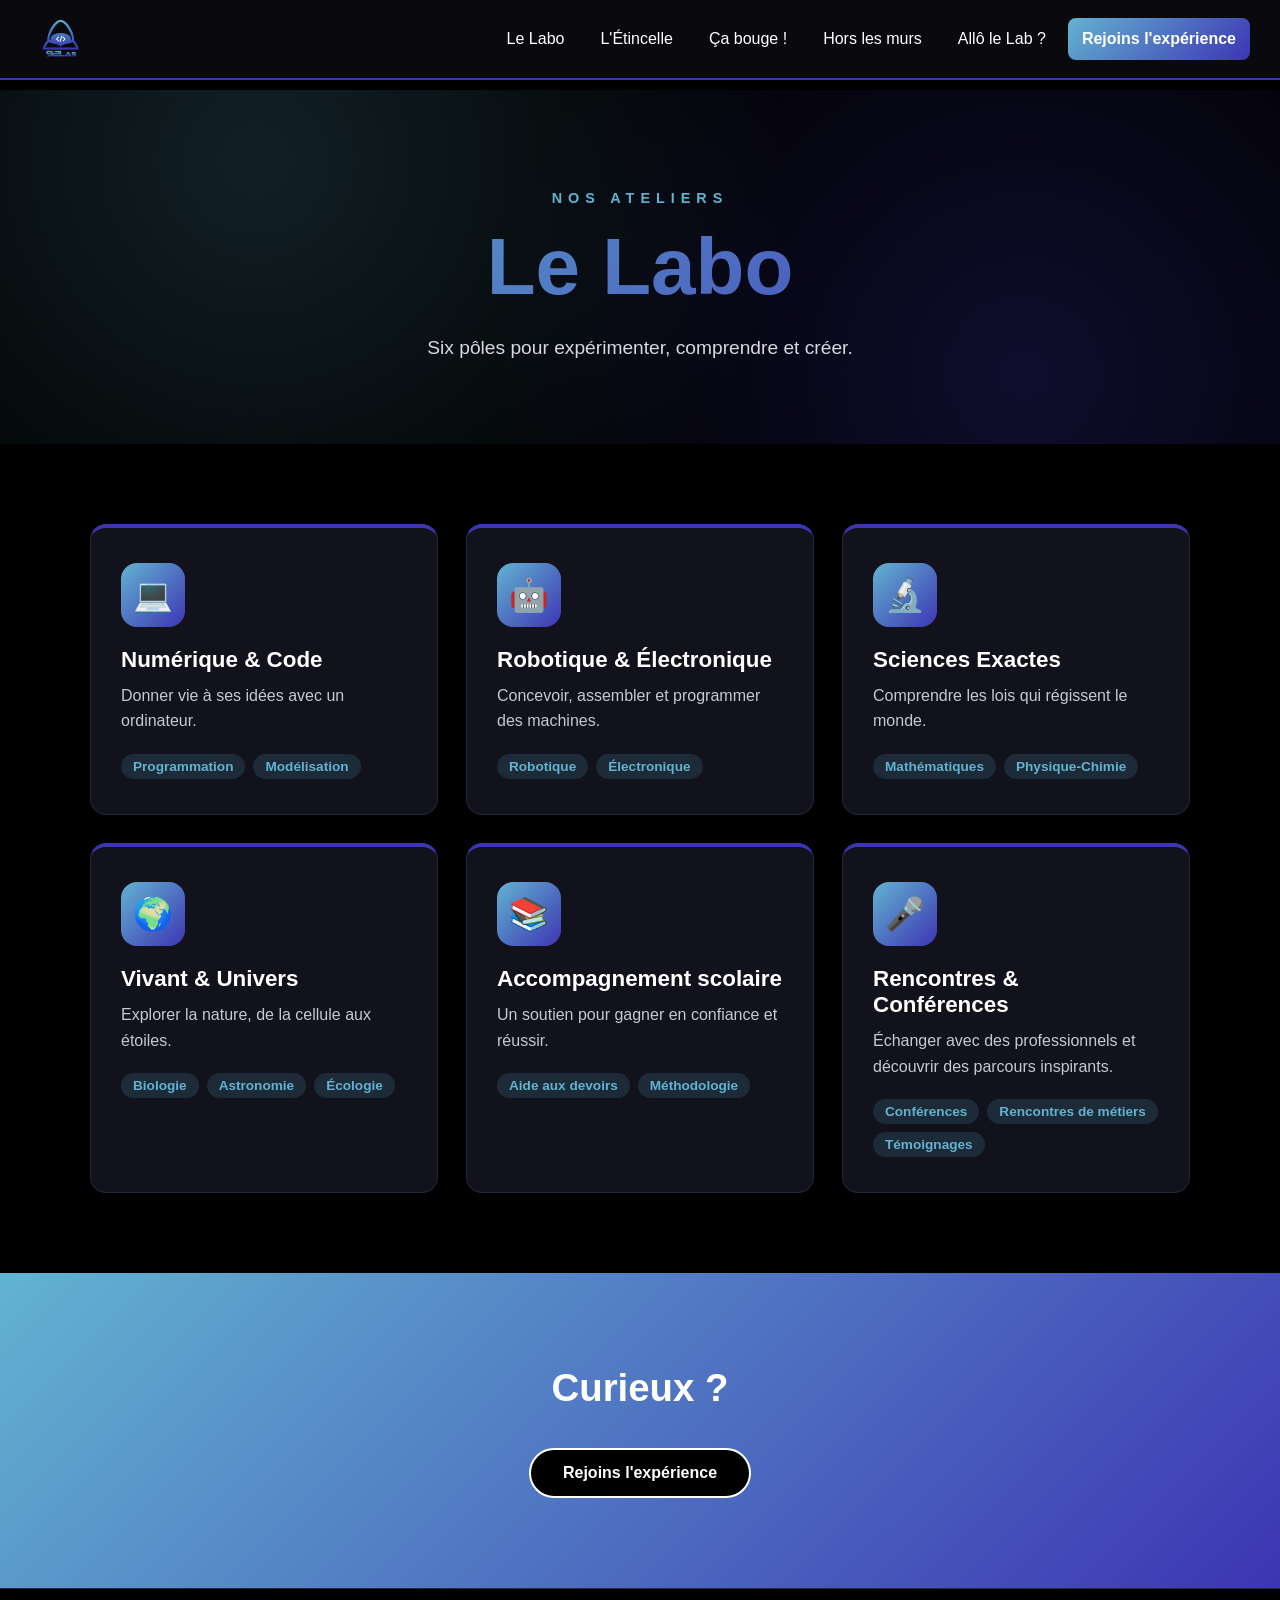
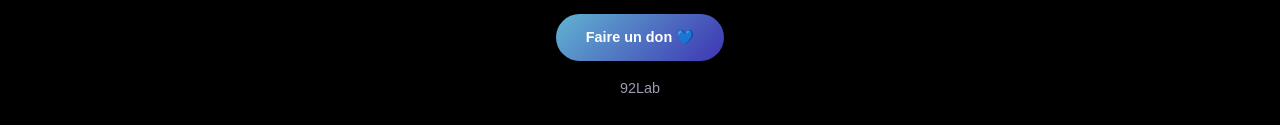
<file: labo.html>
<!DOCTYPE html>
<html lang="fr">
<head>
  <meta charset="UTF-8">
  <meta name="viewport" content="width=device-width, initial-scale=1.0">
  <title>Le Labo - 92Lab</title>
  <meta name="description" content="Les ateliers du 92Lab : numérique, robotique, sciences, vivant, accompagnement scolaire et rencontres.">
  <meta property="og:title" content="92Lab">
  <meta property="og:description" content="Les ateliers du 92Lab : numérique, robotique, sciences, vivant, accompagnement scolaire et rencontres.">
  <meta property="og:image" content="images/logo.png">
  <link rel="icon" href="images/logo.png">
  <link rel="stylesheet" href="style.css">
</head>
<body>

  <header class="entete">
    <a href="index.html" class="logo">
      <img src="images/logo.png" alt="Logo 92Lab">
    </a>

    <button class="burger" type="button" aria-label="Ouvrir le menu" aria-expanded="false">
      <span></span><span></span><span></span>
    </button>

    <nav>
      <ul class="menu">
        <li>
          <a href="labo.html">Le Labo</a>
          <span class="sous-titre">Nos ateliers</span>
        </li>
        <li>
          <a href="etincelle.html">L'Étincelle</a>
          <span class="sous-titre">Qui sommes-nous</span>
        </li>
        <li>
          <a href="ca-bouge.html">Ça bouge !</a>
          <span class="sous-titre">Actualités</span>
        </li>
        <li>
          <a href="hors-les-murs.html">Hors les murs</a>
          <span class="sous-titre">Sorties et bons plans</span>
        </li>
        <li>
          <a href="contact.html">Allô le Lab ?</a>
          <span class="sous-titre">Contact</span>
        </li>
        <li>
          <a href="adherer.html" class="bouton-adhesion">Rejoins l'expérience</a>
          <span class="sous-titre">Adhérer</span>
        </li>
      </ul>
    </nav>
  </header>

  <main>

    <section class="hero-page">
      <p class="hero-accroche">Nos ateliers</p>
      <h1>Le Labo</h1>
      <p class="hero-texte">
        Six pôles pour expérimenter, comprendre et créer.
      </p>
    </section>

    <section class="section">
      <div class="poles">

        <article class="pole">
          <div class="pole-icone">💻</div>
          <h2>Numérique &amp; Code</h2>
          <p class="pole-desc">Donner vie à ses idées avec un ordinateur.</p>
          <ul class="pole-liste">
            <li>Programmation</li>
            <li>Modélisation</li>
          </ul>
        </article>

        <article class="pole">
          <div class="pole-icone">🤖</div>
          <h2>Robotique &amp; Électronique</h2>
          <p class="pole-desc">Concevoir, assembler et programmer des machines.</p>
          <ul class="pole-liste">
            <li>Robotique</li>
            <li>Électronique</li>
          </ul>
        </article>

        <article class="pole">
          <div class="pole-icone">🔬</div>
          <h2>Sciences Exactes</h2>
          <p class="pole-desc">Comprendre les lois qui régissent le monde.</p>
          <ul class="pole-liste">
            <li>Mathématiques</li>
            <li>Physique-Chimie</li>
          </ul>
        </article>

        <article class="pole">
          <div class="pole-icone">🌍</div>
          <h2>Vivant &amp; Univers</h2>
          <p class="pole-desc">Explorer la nature, de la cellule aux étoiles.</p>
          <ul class="pole-liste">
            <li>Biologie</li>
            <li>Astronomie</li>
            <li>Écologie</li>
          </ul>
        </article>

        <article class="pole">
          <div class="pole-icone">📚</div>
          <h2>Accompagnement scolaire</h2>
          <p class="pole-desc">Un soutien pour gagner en confiance et réussir.</p>
          <ul class="pole-liste">
            <li>Aide aux devoirs</li>
            <li>Méthodologie</li>
          </ul>
        </article>

        <article class="pole">
          <div class="pole-icone">🎤</div>
          <h2>Rencontres &amp; Conférences</h2>
          <p class="pole-desc">Échanger avec des professionnels et découvrir des parcours inspirants.</p>
          <ul class="pole-liste">
            <li>Conférences</li>
            <li>Rencontres de métiers</li>
            <li>Témoignages</li>
          </ul>
        </article>

      </div>
    </section>

    <section class="appel">
      <h2>Curieux ?</h2>
      <a href="adherer.html" class="cta">Rejoins l'expérience</a>
    </section>

  </main>

  <footer class="pied">
    <a href="https://www.helloasso.com/associations/92lab/formulaires/1" target="_blank" rel="noopener" class="cta cta-don">Faire un don 💙</a>
    <p>92Lab</p>
  </footer>

  <script src="script.js"></script>
</body>
</html>
</file>
<file: style.css>
:root {
  --bleu-clair: #62b3d1;
  --indigo: #3d35b3;
  --degrade: linear-gradient(135deg, #62b3d1, #3d35b3);
  --fond: #000000;
  --texte: #ffffff;
}

* {
  margin: 0;
  padding: 0;
  box-sizing: border-box;
}

body {
  font-family: Arial, sans-serif;
  background-color: var(--fond);
  color: var(--texte);
  padding-top: 90px;
  min-height: 100vh;
  display: flex;
  flex-direction: column;
}

/* ---------- En-tête fixe ---------- */
.entete {
  position: fixed;
  top: 0;
  left: 0;
  width: 100%;
  height: 80px;
  background-color: rgba(10, 10, 15, 0.95);
  border-bottom: 2px solid var(--indigo);
  display: flex;
  align-items: center;
  justify-content: space-between;
  padding: 0 30px;
  z-index: 1000;
}

.logo img {
  height: 60px;
  display: block;
}

/* ---------- Menu ---------- */
.menu {
  list-style: none;
  display: flex;
  gap: 8px;
}

.menu li {
  position: relative;
}

.menu a {
  display: block;
  color: var(--texte);
  text-decoration: none;
  padding: 12px 14px;
  border-radius: 8px;
  transition: background 0.3s;
}

.menu a:hover {
  background: var(--degrade);
}

.menu .bouton-adhesion {
  background: var(--degrade);
  font-weight: bold;
}

.menu .bouton-adhesion:hover {
  filter: brightness(1.2);
}

/* ---------- Sous-titre au survol ---------- */
.sous-titre {
  position: absolute;
  top: 100%;
  left: 50%;
  transform: translateX(-50%);
  margin-top: 6px;
  background-color: var(--bleu-clair);
  color: var(--fond);
  font-size: 0.8rem;
  font-weight: bold;
  padding: 4px 10px;
  border-radius: 6px;
  white-space: nowrap;
  opacity: 0;
  pointer-events: none;
  transition: opacity 0.3s;
}

.menu li:hover .sous-titre {
  opacity: 1;
}

/* ---------- Vidéo plein écran ---------- */
main {
  flex: 1;
}

.video-fond {
  position: relative;
  width: 100%;
  height: calc(100vh - 90px);
  overflow: hidden;
  background-color: #000000;
}

.video-fond video {
  width: 100%;
  height: 100%;
  object-fit: contain;
  background-color: #000000;
}

/* ---------- Bouton son ---------- */
.bouton-son {
  position: absolute;
  bottom: 25px;
  right: 25px;
  width: 50px;
  height: 50px;
  border: none;
  border-radius: 50%;
  background: var(--degrade);
  color: var(--texte);
  font-size: 1.4rem;
  cursor: pointer;
  transition: transform 0.3s;
  z-index: 10;
}

.bouton-son:hover {
  transform: scale(1.1);
}

/* ---------- Texte d'accueil ---------- */
.accueil {
  max-width: 100%;
  margin: 0 auto;
  padding: 80px 30px;
  text-align: center;
}

.accueil h1 {
  font-size: clamp(1.2rem, 2.6vw, 2.6rem);
  line-height: 1.2;
  margin-bottom: 25px;
  background: var(--degrade);
  -webkit-background-clip: text;
  background-clip: text;
  color: transparent;
}

.accueil h1 { text-wrap: balance; }

@media (min-width: 1001px) {
  .accueil h1 { white-space: nowrap; }
}

.cta {
  display: inline-block;
  background: var(--degrade);
  color: var(--texte);
  text-decoration: none;
  font-weight: bold;
  padding: 14px 32px;
  border-radius: 30px;
  transition: transform 0.3s;
}

.cta:hover {
  transform: scale(1.06);
}

/* ============================================
   PAGES INTÉRIEURES
   ============================================ */

/* ---------- Bandeau d'entrée ---------- */
.hero-page {
  text-align: center;
  padding: 100px 30px 80px;
  background:
    radial-gradient(circle at 20% 20%, rgba(98, 179, 209, 0.18), transparent 50%),
    radial-gradient(circle at 80% 80%, rgba(61, 53, 179, 0.25), transparent 50%),
    var(--fond);
}

.hero-accroche {
  text-transform: uppercase;
  letter-spacing: 6px;
  color: var(--bleu-clair);
  font-weight: bold;
  font-size: 0.9rem;
  margin-bottom: 15px;
}

.hero-page h1 {
  font-size: clamp(2.8rem, 7vw, 5rem);
  background: var(--degrade);
  -webkit-background-clip: text;
  background-clip: text;
  color: transparent;
  margin-bottom: 20px;
}

.hero-texte {
  max-width: 600px;
  margin: 0 auto;
  font-size: 1.2rem;
  line-height: 1.6;
  color: #d8d8e0;
}

/* ---------- Sections ---------- */
.section {
  padding: 80px 30px;
}

.section-fonce {
  background-color: #11111a;
  border-top: 1px solid #25253a;
  border-bottom: 1px solid #25253a;
}

.conteneur {
  max-width: 1100px;
  margin: 0 auto;
}

.section-entete {
  display: flex;
  align-items: center;
  gap: 20px;
  margin-bottom: 50px;
}

.section-etiquette {
  font-size: 1rem;
  font-weight: bold;
  color: var(--fond);
  background: var(--degrade);
  padding: 8px 14px;
  border-radius: 8px;
}

.section-entete h2 {
  font-size: clamp(1.8rem, 4vw, 2.6rem);
  color: var(--texte);
}

/* ---------- Cartes (Le déclic initial) ---------- */
.grille-cartes {
  display: grid;
  grid-template-columns: repeat(auto-fit, minmax(240px, 1fr));
  gap: 25px;
}

.carte {
  background-color: #14141f;
  border: 1px solid #25253a;
  border-radius: 16px;
  padding: 30px 25px;
  transition: transform 0.3s, border-color 0.3s, box-shadow 0.3s;
}

.carte:hover {
  transform: translateY(-6px);
  border-color: var(--bleu-clair);
  box-shadow: 0 10px 30px rgba(98, 179, 209, 0.15);
}

.carte-icone {
  font-size: 2.2rem;
  margin-bottom: 15px;
}

.carte h3 {
  color: var(--bleu-clair);
  font-size: 1.15rem;
  margin-bottom: 12px;
}

.carte p {
  color: #c8c8d4;
  line-height: 1.7;
  font-size: 0.98rem;
}

.citation-courte {
  text-align: center;
  margin-top: 50px;
  font-size: 1.4rem;
  font-weight: bold;
  background: var(--degrade);
  -webkit-background-clip: text;
  background-clip: text;
  color: transparent;
}

/* ---------- Frise (Notre histoire) ---------- */
.frise {
  position: relative;
  max-width: 750px;
  margin: 0 auto;
  padding-left: 40px;
}

.frise::before {
  content: "";
  position: absolute;
  left: 9px;
  top: 8px;
  bottom: 8px;
  width: 3px;
  background: var(--degrade);
  border-radius: 3px;
}

.frise-item {
  position: relative;
  margin-bottom: 40px;
}

.frise-item:last-child {
  margin-bottom: 0;
}

.frise-point {
  position: absolute;
  left: -40px;
  top: 4px;
  width: 21px;
  height: 21px;
  background-color: var(--fond);
  border: 4px solid var(--bleu-clair);
  border-radius: 50%;
}

.frise-contenu h3 {
  color: var(--texte);
  font-size: 1.25rem;
  margin-bottom: 8px;
}

.frise-contenu p {
  color: #c8c8d4;
  line-height: 1.7;
}

/* ---------- Trio (À propos de nous) ---------- */
.trio {
  display: grid;
  grid-template-columns: repeat(auto-fit, minmax(280px, 1fr));
  gap: 30px;
}

.trio-bloc {
  background: linear-gradient(160deg, #14141f, #0e0e18);
  border: 1px solid #25253a;
  border-top: 4px solid var(--indigo);
  border-radius: 16px;
  padding: 35px 30px;
}

.trio-titre {
  display: inline-block;
  text-transform: uppercase;
  letter-spacing: 3px;
  font-size: 0.8rem;
  font-weight: bold;
  color: var(--bleu-clair);
  margin-bottom: 15px;
}

.trio-bloc h3 {
  font-size: 1.4rem;
  line-height: 1.3;
  margin-bottom: 20px;
  color: var(--texte);
}

.trio-bloc p {
  color: #c8c8d4;
  line-height: 1.7;
  margin-bottom: 12px;
}

/* ---------- Page Le Labo : pôles ---------- */
.poles {
  max-width: 1100px;
  margin: 0 auto;
  display: grid;
  grid-template-columns: repeat(auto-fit, minmax(300px, 1fr));
  gap: 28px;
}

.pole {
  background: #12121c;
  border: 1px solid #25253a;
  border-top: 4px solid var(--indigo);
  border-radius: 16px;
  padding: 35px 30px;
  transition: transform 0.3s, border-color 0.3s;
}

.pole:hover {
  transform: translateY(-6px);
  border-top-color: var(--bleu-clair);
}

.pole-icone {
  width: 64px;
  height: 64px;
  display: flex;
  align-items: center;
  justify-content: center;
  font-size: 2rem;
  background: var(--degrade);
  border-radius: 16px;
  margin-bottom: 20px;
}

.pole h2 {
  font-size: 1.4rem;
  margin-bottom: 10px;
}

.pole-desc {
  color: #c8c8d4;
  line-height: 1.6;
  margin-bottom: 20px;
}

.pole-liste {
  list-style: none;
  display: flex;
  flex-wrap: wrap;
  gap: 8px;
}

.pole-liste li {
  background: rgba(98, 179, 209, 0.15);
  color: var(--bleu-clair);
  font-size: 0.85rem;
  font-weight: bold;
  padding: 5px 12px;
  border-radius: 20px;
}

/* ---------- Page Ça bouge ! ---------- */
.actus {
  max-width: 900px;
  margin: 0 auto;
  display: flex;
  flex-direction: column;
  gap: 25px;
}

.actu {
  display: flex;
  gap: 25px;
  background-color: #14141f;
  border: 1px solid #25253a;
  border-left: 4px solid var(--bleu-clair);
  border-radius: 14px;
  padding: 25px;
  transition: transform 0.3s, border-color 0.3s;
}

.actu:hover {
  transform: translateY(-4px);
  border-color: var(--indigo);
}

.actu-annulee {
  border-left-color: #e05555;
}

.actu-date {
  display: flex;
  flex-direction: column;
  align-items: center;
  justify-content: center;
  min-width: 90px;
  height: 90px;
  background: var(--degrade);
  border-radius: 12px;
  text-align: center;
}

.actu-annulee .actu-date {
  background: linear-gradient(135deg, #e05555, #8a2a2a);
}

.actu-jour {
  font-size: 2rem;
  font-weight: bold;
  line-height: 1;
}

.actu-mois {
  font-size: 0.8rem;
  text-transform: uppercase;
  margin-top: 4px;
}

.actu-contenu h2 {
  font-size: 1.3rem;
  margin: 8px 0 10px;
}

.actu-contenu p {
  color: #d8d8e0;
  line-height: 1.6;
}

.actu-badge {
  display: inline-block;
  background-color: var(--bleu-clair);
  color: var(--fond);
  font-size: 0.75rem;
  font-weight: bold;
  text-transform: uppercase;
  letter-spacing: 1px;
  padding: 3px 10px;
  border-radius: 20px;
}

.badge-annule {
  background-color: #e05555;
  color: #ffffff;
}

.actu-infos {
  margin-top: 12px;
  color: var(--bleu-clair) !important;
  font-weight: bold;
  font-size: 0.95rem;
}

@media (max-width: 600px) {
  .actu {
    flex-direction: column;
  }
}

/* ---------- Page Hors les murs ---------- */
.evenement {
  max-width: 1000px;
  margin: 0 auto 50px;
  background: #14141f;
  border-radius: 16px;
  overflow: hidden;
  display: flex;
  gap: 30px;
  padding: 40px;
  align-items: flex-start;
}

.evenement:last-child {
  margin-bottom: 0;
}

.evenement-image {
  flex: 0 0 300px;
  border-radius: 12px;
  overflow: hidden;
  height: 300px;
  min-width: 0;
  align-self: flex-start;
  display: block;
}

.evenement-image img {
  width: 100%;
  height: 100%;
  object-fit: cover;
  display: block;
}

.evenement-contenu {
  flex: 1;
  min-width: 0;
}

.evenement-contenu h2 {
  font-size: 2rem;
  margin-bottom: 10px;
  margin-top: 0;
  color: var(--texte);
}

.evenement-texte {
  line-height: 1.8;
  color: #d8d8e0;
  margin: 15px 0;
}

.evenement-details {
  background: rgba(98, 179, 209, 0.15);
  border-left: 3px solid var(--bleu-clair);
  padding: 15px 20px;
  margin: 15px 0;
  border-radius: 8px;
}

.evenement-details p {
  margin: 8px 0;
  font-size: 0.95rem;
  color: var(--texte);
}

.stands-container {
  margin-top: 30px;
}

.stands-container h3 {
  font-size: 1.3rem;
  margin-bottom: 20px;
  text-transform: uppercase;
  letter-spacing: 2px;
  color: var(--bleu-clair);
}

/* Grille des stands */
.stands-grid {
  display: grid;
  grid-template-columns: repeat(auto-fit, minmax(150px, 1fr));
  gap: 20px;
  margin-top: 20px;
}

.stand {
  background: rgba(98, 179, 209, 0.1);
  border: 1px solid #25253a;
  border-radius: 12px;
  padding: 20px;
  text-align: center;
  transition: transform 0.3s;
}

.stand:hover {
  transform: translateY(-5px);
  border-color: var(--bleu-clair);
}

.stand-icone {
  font-size: 2.5rem;
  margin-bottom: 12px;
}

.stand p {
  color: #d8d8e0;
  font-size: 0.95rem;
  line-height: 1.5;
}

.stand small {
  opacity: 0.8;
  font-size: 0.8rem;
}

/* Responsive */
@media (max-width: 900px) {
  .evenement {
    flex-direction: column;
    padding: 30px;
  }

  .evenement-image {
    height: 280px;
  }

  .stands-grid {
    grid-template-columns: repeat(2, 1fr);
  }
}

@media (max-width: 600px) {
  .evenement {
    flex-direction: column;
    padding: 20px;
  }

  .evenement-image {
    height: 220px;
  }

  .evenement-contenu h2 {
    font-size: 1.5rem;
  }

  .stands-grid {
    grid-template-columns: 1fr;
  }
}

/* ---------- Page adhésion ---------- */
.tarif {
  max-width: 400px;
  margin: 0 auto 40px;
  text-align: center;
  background: var(--degrade);
  border-radius: 16px;
  padding: 30px;
}

.tarif-label {
  text-transform: uppercase;
  letter-spacing: 3px;
  font-weight: bold;
  font-size: 0.9rem;
}

.tarif-prix {
  font-size: 4rem;
  font-weight: bold;
  line-height: 1.1;
  margin: 8px 0;
}

.tarif-detail {
  opacity: 0.9;
}

.info-box {
  max-width: 800px;
  margin: 0 auto 40px;
  background-color: #14141f;
  border-left: 4px solid var(--bleu-clair);
  border-radius: 12px;
  padding: 25px;
  line-height: 1.6;
}

.info-box h2 {
  font-size: 1.2rem;
  margin-bottom: 10px;
}

.info-box p + p {
  margin-top: 12px;
}

.formulaire-embed {
  max-width: 800px;
  margin: 0 auto;
  background-color: #ffffff;
  border-radius: 16px;
  overflow: hidden;
}

.formulaire-embed iframe {
  display: block;
  border: none;
  width: 100%;
}

/* ---------- Appel final ---------- */
.appel {
  text-align: center;
  padding: 90px 30px;
  background: var(--degrade);
}

.appel h2 {
  max-width: 800px;
  margin: 0 auto 35px;
  font-size: clamp(1.6rem, 4vw, 2.4rem);
  line-height: 1.3;
  color: var(--texte);
}

.appel .cta {
  background: var(--fond);
  border: 2px solid var(--texte);
}

/* ---------- Responsive ---------- */
@media (max-width: 700px) {
  .section {
    padding: 55px 20px;
  }

  .section-entete {
    flex-direction: column;
    align-items: flex-start;
    gap: 12px;
    margin-bottom: 35px;
  }
}

/* ---------- Page Contact ---------- */
.contact-wrap {
  max-width: 1000px;
  margin: 0 auto;
}

/* Carte Instagram */
.insta-carte {
  display: flex;
  align-items: center;
  gap: 30px;
  padding: 35px 40px;
  margin-bottom: 30px;
  border-radius: 20px;
  text-decoration: none;
  color: #ffffff;
  background: linear-gradient(45deg, #f09433, #e6683c, #dc2743, #cc2366, #bc1888);
  box-shadow: 0 10px 40px rgba(220, 39, 67, 0.25);
  transition: transform 0.3s, box-shadow 0.3s;
}

.insta-carte:hover {
  transform: translateY(-6px) scale(1.01);
  box-shadow: 0 16px 50px rgba(220, 39, 67, 0.45);
}

.insta-icone {
  flex: 0 0 80px;
  width: 80px;
  height: 80px;
  display: flex;
  align-items: center;
  justify-content: center;
  background: rgba(255, 255, 255, 0.2);
  border-radius: 20px;
}

.insta-icone svg {
  width: 44px;
  height: 44px;
}

.insta-texte {
  flex: 1;
  display: flex;
  flex-direction: column;
  gap: 4px;
}

.insta-label {
  text-transform: uppercase;
  letter-spacing: 3px;
  font-size: 0.8rem;
  font-weight: bold;
  opacity: 0.9;
}

.insta-pseudo {
  font-size: clamp(1.6rem, 4vw, 2.4rem);
  font-weight: bold;
  line-height: 1.1;
}

.insta-desc {
  font-size: 1rem;
  opacity: 0.95;
  margin-top: 4px;
}

.insta-fleche {
  font-size: 2.2rem;
  font-weight: bold;
  transition: transform 0.3s;
}

.insta-carte:hover .insta-fleche {
  transform: translateX(8px);
}

/* Cartes mail / tel / adresse */
.contact-cartes {
  display: grid;
  grid-template-columns: repeat(auto-fit, minmax(260px, 1fr));
  gap: 25px;
}

.contact-carte {
  display: flex;
  flex-direction: column;
  align-items: flex-start;
  gap: 8px;
  padding: 35px 30px;
  background: linear-gradient(160deg, #14141f, #0e0e18);
  border: 1px solid #25253a;
  border-top: 4px solid var(--indigo);
  border-radius: 16px;
  text-decoration: none;
  color: var(--texte);
  transition: transform 0.3s, border-color 0.3s, box-shadow 0.3s;
}

.contact-carte:hover {
  transform: translateY(-6px);
  border-top-color: var(--bleu-clair);
  box-shadow: 0 10px 30px rgba(98, 179, 209, 0.2);
}

.contact-icone {
  width: 60px;
  height: 60px;
  display: flex;
  align-items: center;
  justify-content: center;
  font-size: 1.8rem;
  background: var(--degrade);
  border-radius: 16px;
  margin-bottom: 10px;
}

.contact-carte h2 {
  font-size: 1.3rem;
  color: var(--bleu-clair);
}

.contact-carte p {
  color: #d8d8e0;
  line-height: 1.8;
}

.contact-tel {
  color: var(--texte);
  text-decoration: none;
  font-weight: bold;
  font-size: 1.1rem;
  transition: color 0.3s;
}

.contact-tel:hover {
  color: var(--bleu-clair);
}

.contact-lien {
  margin-top: auto;
  padding-top: 12px;
  font-weight: bold;
  color: var(--texte);
  transition: color 0.3s;
}

.contact-carte:hover .contact-lien {
  color: var(--bleu-clair);
}

@media (max-width: 700px) {
  .insta-carte {
    flex-direction: column;
    text-align: center;
    padding: 30px 20px;
  }

  .insta-fleche {
    display: none;
  }
}

/* ---------- Section bénévoles ---------- */
.benevoles {
  background:
    radial-gradient(circle at 15% 25%, rgba(98, 179, 209, 0.15), transparent 45%),
    radial-gradient(circle at 85% 75%, rgba(61, 53, 179, 0.22), transparent 45%),
    #11111a;
}

.benevoles-entete {
  text-align: center;
  max-width: 700px;
  margin: 0 auto 55px;
}

.benevoles-badge {
  display: inline-block;
  background: var(--degrade);
  color: var(--texte);
  text-transform: uppercase;
  letter-spacing: 3px;
  font-size: 0.8rem;
  font-weight: bold;
  padding: 8px 18px;
  border-radius: 30px;
  margin-bottom: 20px;
}

.benevoles-entete h2 {
  font-size: clamp(2rem, 5vw, 3.2rem);
  line-height: 1.15;
  margin-bottom: 18px;
  background: var(--degrade);
  -webkit-background-clip: text;
  background-clip: text;
  color: transparent;
}

.benevoles-entete p {
  color: #d8d8e0;
  font-size: 1.15rem;
  line-height: 1.7;
}

/* Cartes des missions */
.benevoles-grille {
  display: grid;
  grid-template-columns: repeat(auto-fit, minmax(230px, 1fr));
  gap: 25px;
  margin-bottom: 50px;
}

.benevole-carte {
  background: linear-gradient(160deg, #16162a, #0e0e18);
  border: 1px solid #25253a;
  border-radius: 18px;
  padding: 32px 26px;
  text-align: center;
  transition: transform 0.3s, border-color 0.3s, box-shadow 0.3s;
}

.benevole-carte:nth-child(odd) {
  transform: rotate(-1.5deg);
}

.benevole-carte:nth-child(even) {
  transform: rotate(1.5deg);
}

.benevole-carte:hover {
  transform: rotate(0deg) translateY(-8px);
  border-color: var(--bleu-clair);
  box-shadow: 0 14px 35px rgba(98, 179, 209, 0.25);
}

.benevole-emoji {
  width: 70px;
  height: 70px;
  display: flex;
  align-items: center;
  justify-content: center;
  margin: 0 auto 18px;
  font-size: 2.2rem;
  background: var(--degrade);
  border-radius: 50%;
}

.benevole-carte h3 {
  color: var(--bleu-clair);
  font-size: 1.15rem;
  margin-bottom: 10px;
}

.benevole-carte p {
  color: #c8c8d4;
  line-height: 1.6;
  font-size: 0.95rem;
}

/* Bloc "Pourquoi nous rejoindre" */
.benevoles-pourquoi {
  max-width: 700px;
  margin: 0 auto 50px;
  background: #14141f;
  border: 1px solid #25253a;
  border-left: 4px solid var(--bleu-clair);
  border-radius: 14px;
  padding: 30px 35px;
}

.benevoles-pourquoi h3 {
  font-size: 1.3rem;
  margin-bottom: 18px;
  color: var(--texte);
}

.benevoles-pourquoi ul {
  list-style: none;
}

.benevoles-pourquoi li {
  position: relative;
  padding-left: 32px;
  margin-bottom: 12px;
  color: #d8d8e0;
  line-height: 1.5;
}

.benevoles-pourquoi li:last-child {
  margin-bottom: 0;
}

.benevoles-pourquoi li::before {
  content: "✓";
  position: absolute;
  left: 0;
  top: 0;
  width: 22px;
  height: 22px;
  display: flex;
  align-items: center;
  justify-content: center;
  background: var(--degrade);
  border-radius: 50%;
  font-size: 0.8rem;
  font-weight: bold;
}

/* Appel à l'action */
.benevoles-cta {
  text-align: center;
}

.benevoles-cta .cta {
  font-size: 1.15rem;
  padding: 16px 42px;
  animation: pulse-lab 2.2s ease-in-out infinite;
}

.benevoles-cta p {
  margin-top: 18px;
  color: #9a9ab0;
  font-size: 0.95rem;
}

.benevoles-cta p a {
  color: var(--texte);
  font-weight: bold;
  text-decoration: none;
  transition: color 0.3s;
}

.benevoles-cta p a:hover {
  color: var(--bleu-clair);
}

@keyframes pulse-lab {
  0%, 100% {
    box-shadow: 0 0 0 0 rgba(98, 179, 209, 0.5);
  }
  50% {
    box-shadow: 0 0 0 14px rgba(98, 179, 209, 0);
  }
}

@media (max-width: 700px) {
  .benevole-carte:nth-child(odd),
  .benevole-carte:nth-child(even) {
    transform: none;
  }

  .benevoles-pourquoi {
    padding: 25px 20px;
  }
}

/* ---------- Section partenariat ---------- */
.partenariat {
  background:
    radial-gradient(circle at 85% 15%, rgba(98, 179, 209, 0.12), transparent 45%),
    radial-gradient(circle at 20% 85%, rgba(61, 53, 179, 0.18), transparent 50%),
    #000000;
}

.partenariat-grille {
  display: grid;
  grid-template-columns: repeat(auto-fit, minmax(240px, 1fr));
  gap: 25px;
  margin-bottom: 50px;
}

.partenariat-carte {
  background: linear-gradient(160deg, #14141f, #0e0e18);
  border: 1px solid #25253a;
  border-left: 4px solid var(--indigo);
  border-radius: 16px;
  padding: 30px 26px;
  text-align: left;
  transition: transform 0.3s, border-color 0.3s, box-shadow 0.3s;
}

.partenariat-carte:hover {
  transform: translateY(-6px);
  border-left-color: var(--bleu-clair);
  box-shadow: 0 12px 35px rgba(98, 179, 209, 0.2);
}

.partenariat-icone {
  font-size: 2.4rem;
  margin-bottom: 14px;
  display: block;
}

.partenariat-carte h3 {
  color: var(--bleu-clair);
  font-size: 1.15rem;
  margin-bottom: 10px;
}

.partenariat-carte p {
  color: #c8c8d4;
  line-height: 1.6;
  font-size: 0.95rem;
}

/* ---------- Section parrainage & mécénat ---------- */
.mecenat {
  background:
    radial-gradient(circle at 50% 50%, rgba(61, 53, 179, 0.12), transparent 55%),
    radial-gradient(circle at 20% 20%, rgba(98, 179, 209, 0.12), transparent 50%),
    #11111a;
}

.mecenat-grille {
  display: grid;
  grid-template-columns: repeat(auto-fit, minmax(230px, 1fr));
  gap: 25px;
  margin-bottom: 45px;
}

.mecenat-carte {
  position: relative;
  background: linear-gradient(160deg, #16162a, #0e0e18);
  border: 1px solid #25253a;
  border-radius: 18px;
  padding: 40px 26px 30px;
  text-align: center;
  overflow: hidden;
  transition: transform 0.3s, border-color 0.3s, box-shadow 0.3s;
}

.mecenat-carte::before {
  content: "";
  position: absolute;
  top: 0;
  left: 0;
  width: 100%;
  height: 5px;
  background: var(--degrade);
}

.mecenat-carte:hover {
  transform: translateY(-8px);
  border-color: var(--bleu-clair);
  box-shadow: 0 14px 35px rgba(98, 179, 209, 0.25);
}

.mecenat-icone {
  font-size: 2.8rem;
  margin-bottom: 15px;
}

.mecenat-carte h3 {
  color: var(--texte);
  font-size: 1.25rem;
  margin-bottom: 12px;
}

.mecenat-carte p {
  color: #c8c8d4;
  line-height: 1.6;
  font-size: 0.95rem;
}

.mecenat-avantage {
  max-width: 700px;
  margin: 0 auto 45px;
  background: rgba(98, 179, 209, 0.12);
  border: 1px dashed var(--bleu-clair);
  border-radius: 14px;
  padding: 20px 28px;
  text-align: center;
}

.mecenat-avantage p {
  color: #d8d8e0;
  line-height: 1.6;
}

.mecenat-avantage strong {
  color: var(--bleu-clair);
}

/* ---------- Responsive partenariat & mécénat ---------- */
@media (max-width: 700px) {
  .partenariat-carte,
  .mecenat-carte {
    padding: 25px 20px;
  }

  .mecenat-avantage {
    padding: 18px 20px;
  }
}

/* ---------- Pied de page ---------- */
.pied {
  text-align: center;
  padding: 25px 20px;
  border-top: 1px solid #25253a;
  color: #9a9ab0;
  font-size: 0.9rem;
  line-height: 1.6;
}
/* ============================================
   MENU MOBILE (déroulant)
   ============================================ */
.burger {
  display: none;
  width: 46px;
  height: 46px;
  padding: 0;
  border: none;
  border-radius: 10px;
  background: var(--degrade);
  cursor: pointer;
  flex-direction: column;
  align-items: center;
  justify-content: center;
  gap: 5px;
}

.burger span {
  display: block;
  width: 22px;
  height: 3px;
  background: var(--texte);
  border-radius: 2px;
  transition: transform 0.3s, opacity 0.3s;
}

.burger.ouvert span:nth-child(1) { transform: translateY(8px) rotate(45deg); }
.burger.ouvert span:nth-child(2) { opacity: 0; }
.burger.ouvert span:nth-child(3) { transform: translateY(-8px) rotate(-45deg); }

@media (max-width: 1000px) {
  .entete { padding: 0 16px; }
  .logo img { height: 52px; }

  .burger { display: flex; }

  .entete nav {
    position: fixed;
    top: 80px;
    left: 0;
    width: 100%;
    max-height: calc(100vh - 80px);
    overflow-y: auto;
    background-color: rgba(10, 10, 15, 0.98);
    border-bottom: 2px solid var(--indigo);
    box-shadow: 0 20px 40px rgba(0, 0, 0, 0.6);
    transform: translateY(-12px);
    opacity: 0;
    visibility: hidden;
    transition: opacity 0.25s, transform 0.25s, visibility 0.25s;
  }

  .entete nav.ouvert {
    opacity: 1;
    visibility: visible;
    transform: translateY(0);
  }

  .menu {
    flex-direction: column;
    gap: 4px;
    padding: 14px 16px 20px;
  }

  .menu a {
    padding: 14px 16px;
    font-size: 1.05rem;
  }

  .menu .bouton-adhesion {
    text-align: center;
    margin-top: 6px;
  }

  /* Le sous-titre devient visible sous chaque lien (pas de survol sur tactile) */
  .sous-titre {
    position: static;
    transform: none;
    margin: 0 0 0 16px;
    padding: 0;
    background: none;
    color: var(--bleu-clair);
    font-size: 0.8rem;
    opacity: 0.85;
    pointer-events: none;
    display: block;
    transition: none;
  }

  .menu li:hover .sous-titre { opacity: 0.85; }
  .menu li { padding-bottom: 4px; }
  .menu li:last-child .sous-titre { display: none; }
}

@media (max-width: 600px) {
  .formulaire-embed iframe { height: 2400px; }
  .hero-page { padding: 70px 20px 55px; }
  .bouton-son { bottom: 14px; right: 14px; }
}

/* Numéros de téléphone l'un en dessous de l'autre sur mobile */
@media (max-width: 700px) {
  .benevoles-cta p a[href^="tel:"] {
    display: block;
    margin-top: 6px;
    font-size: 1.1rem;
  }
  .benevoles-cta .sep { display: none; }
}

/* Bouton de don dans le pied de page */
.pied .cta-don {
  padding: 12px 30px;
  margin-bottom: 16px;
  color: var(--texte);
}
</file>
